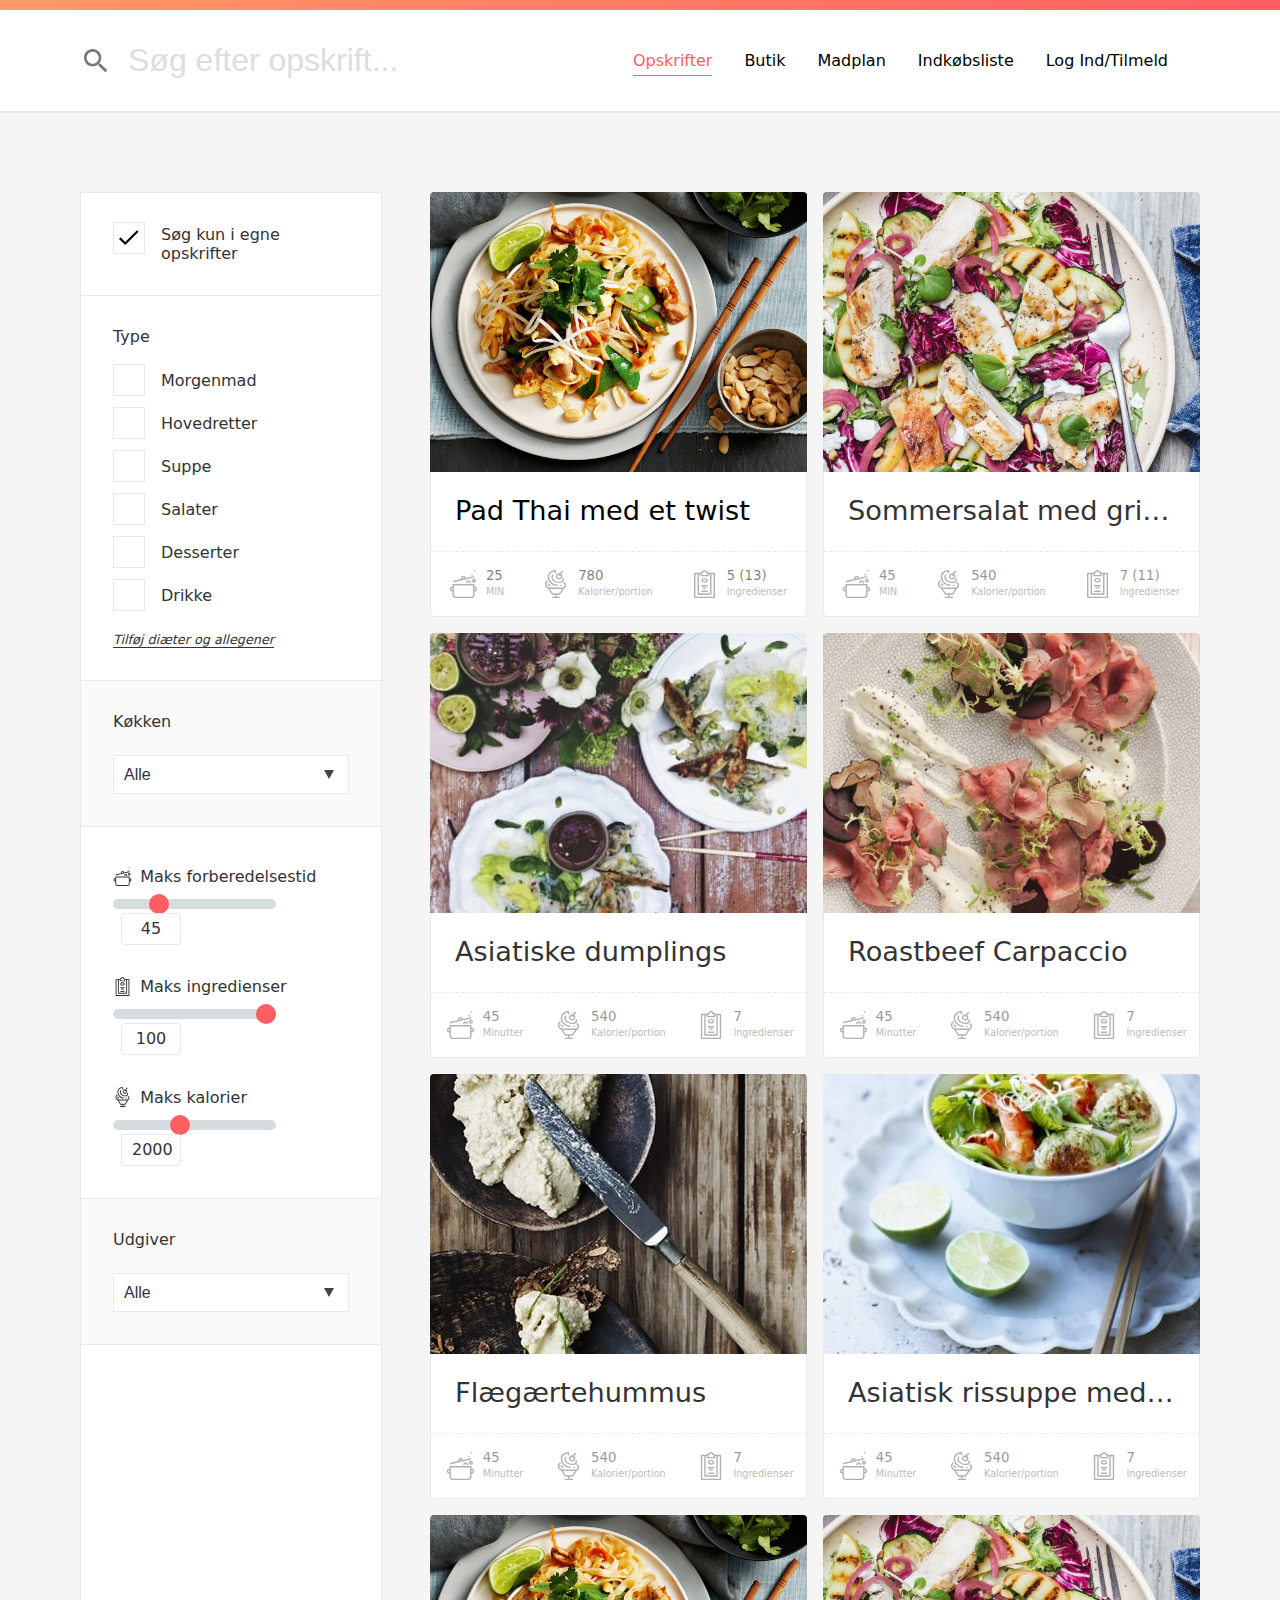
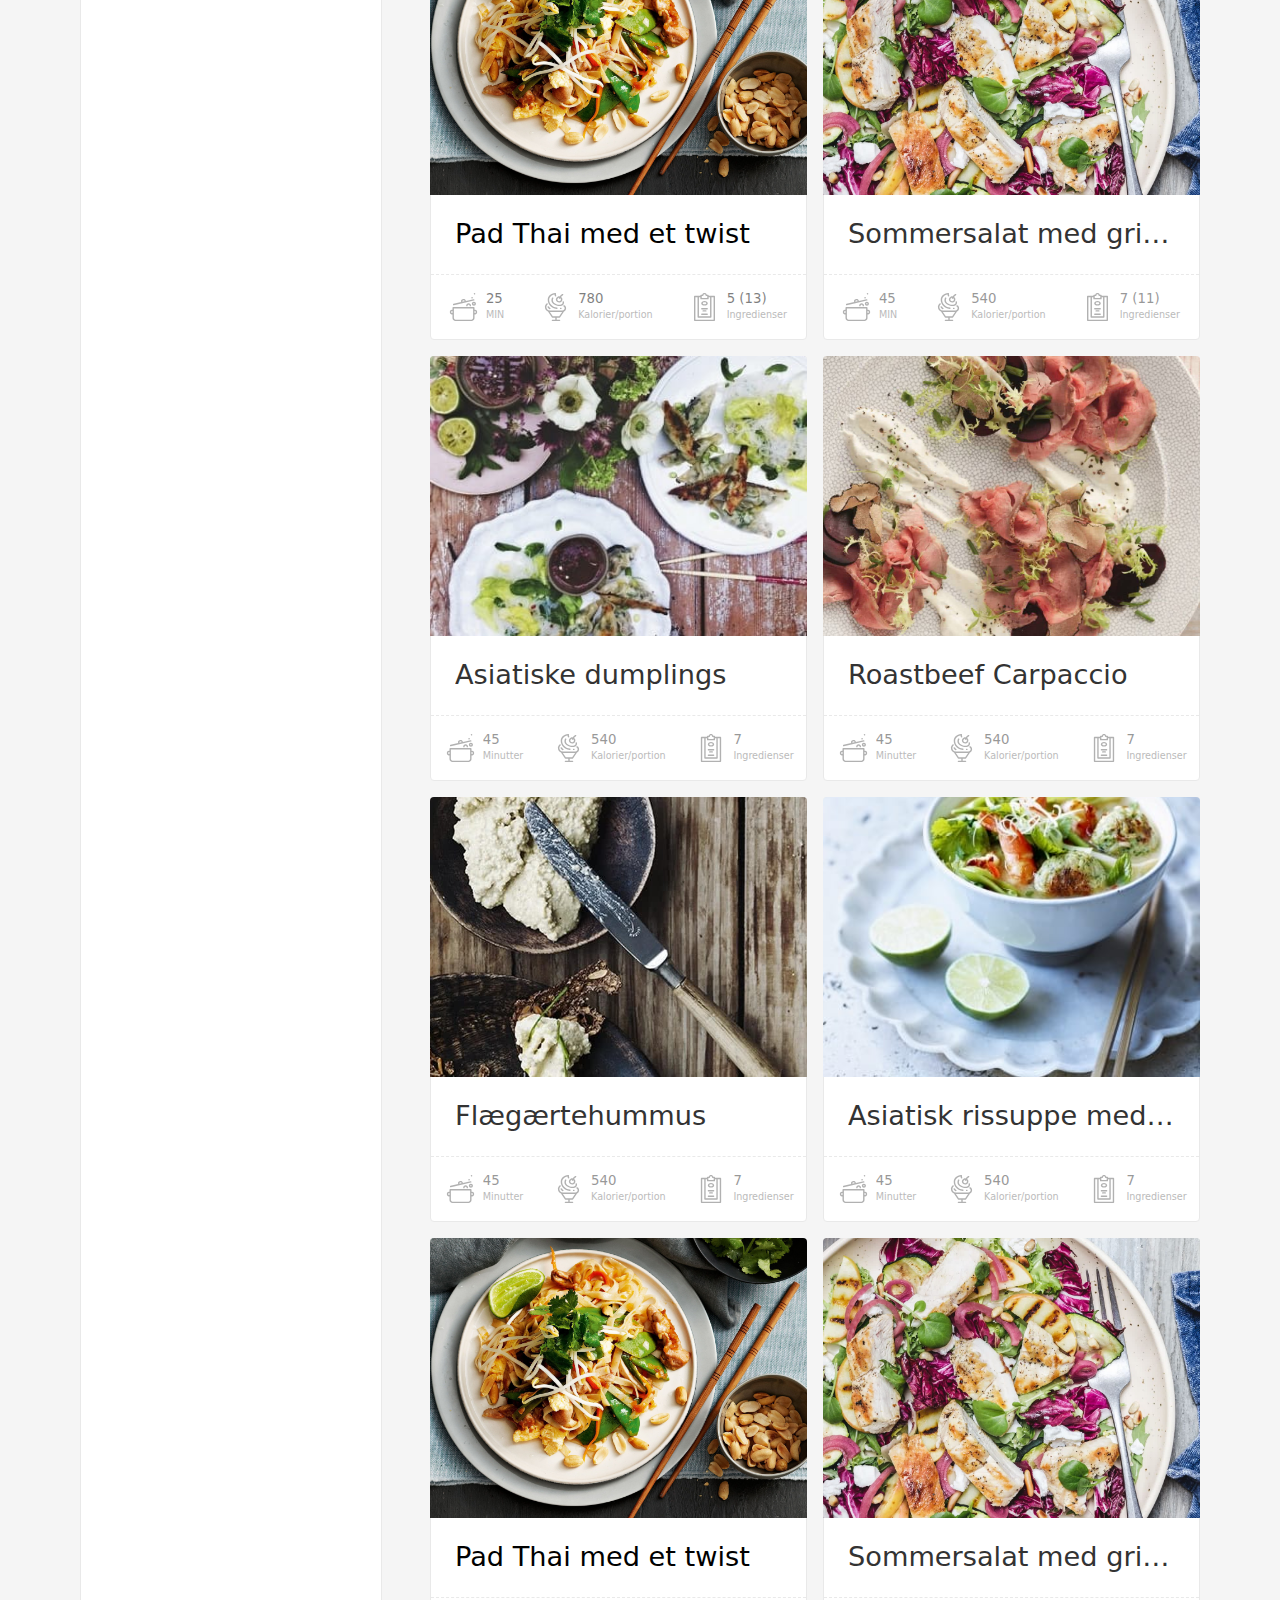
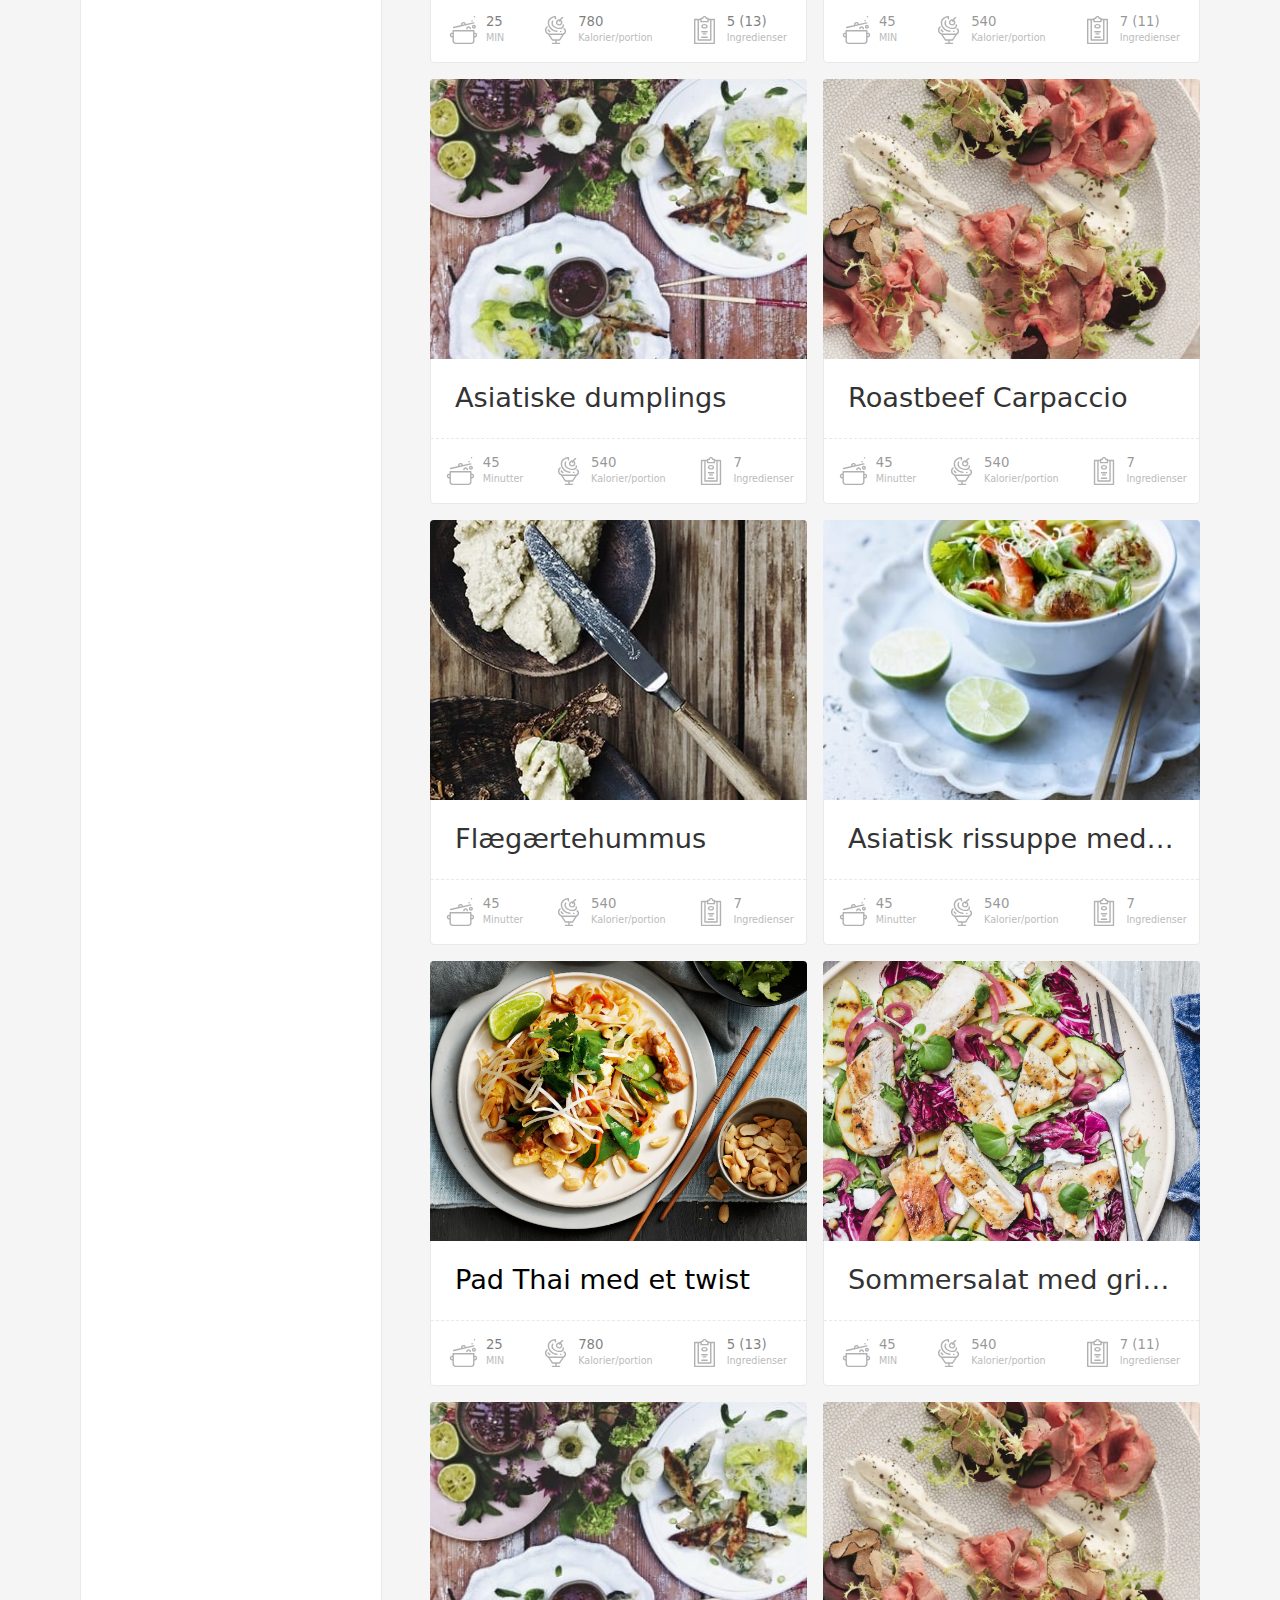
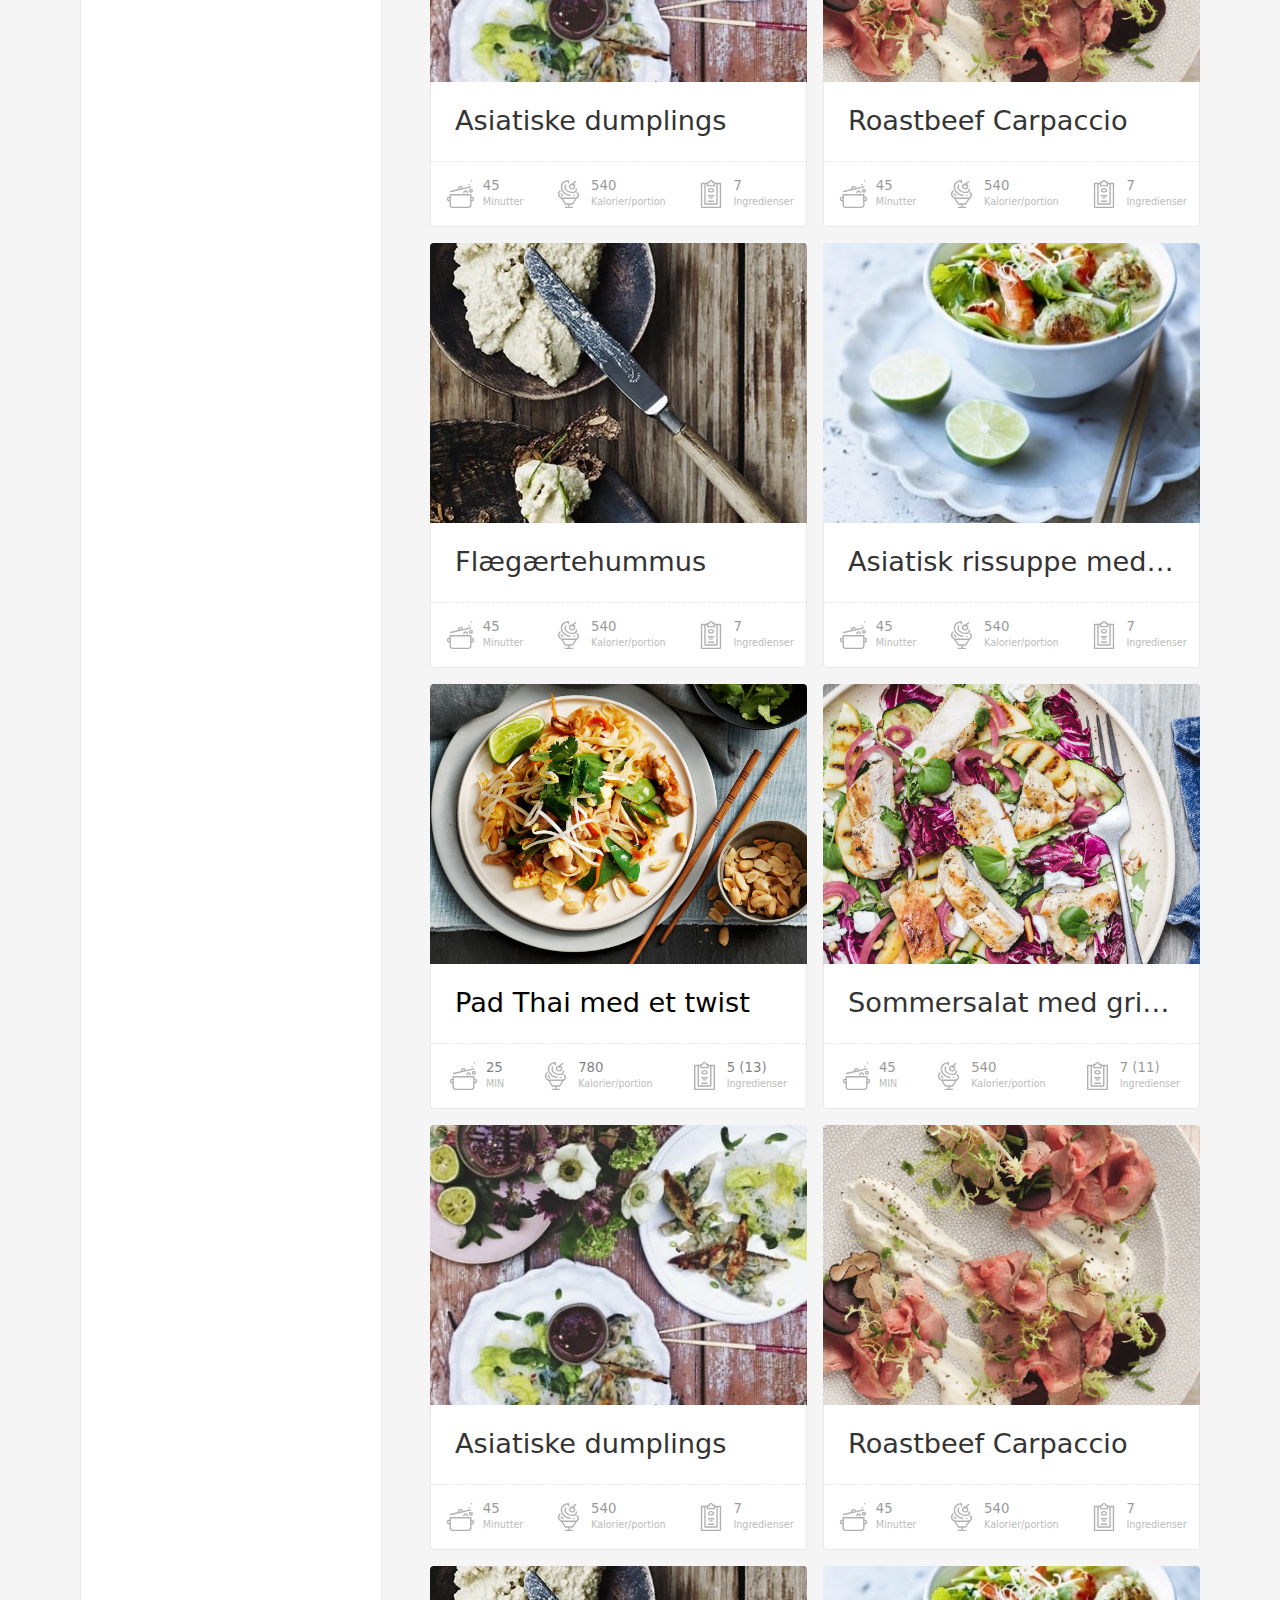
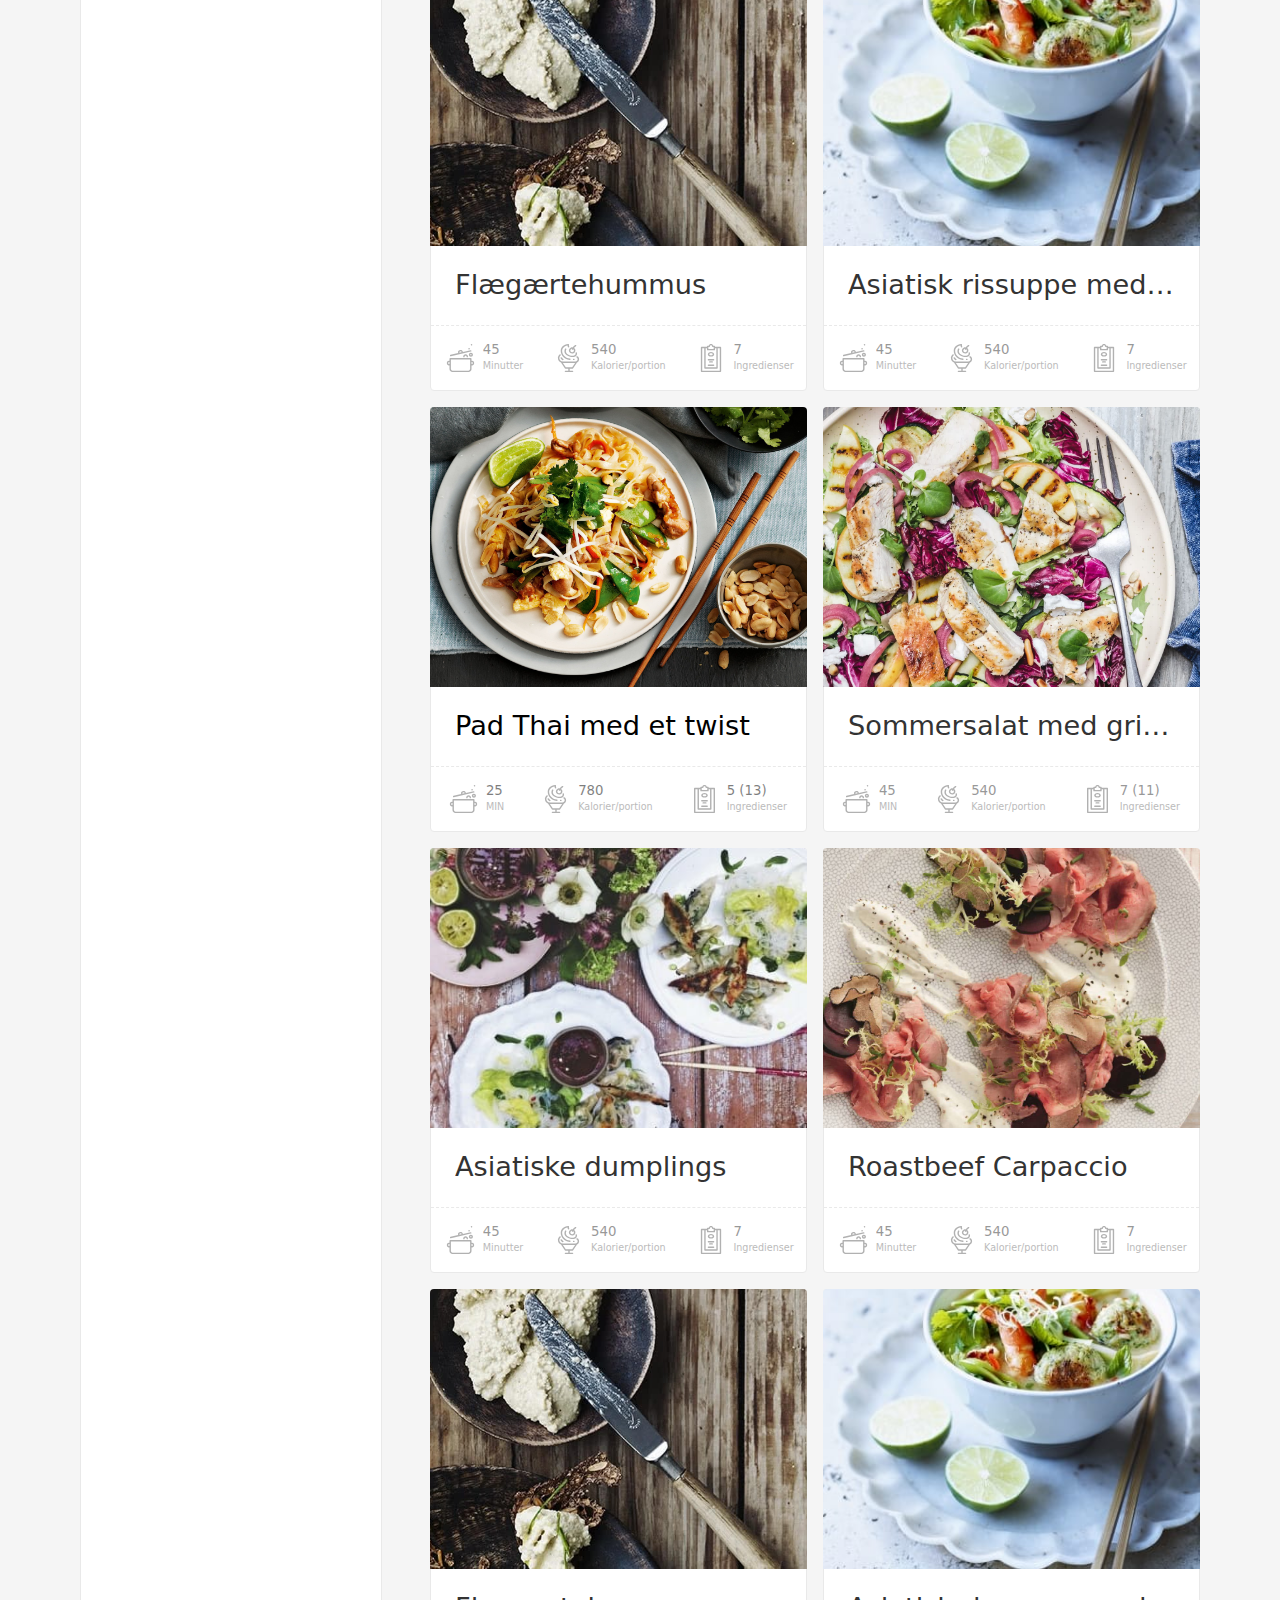
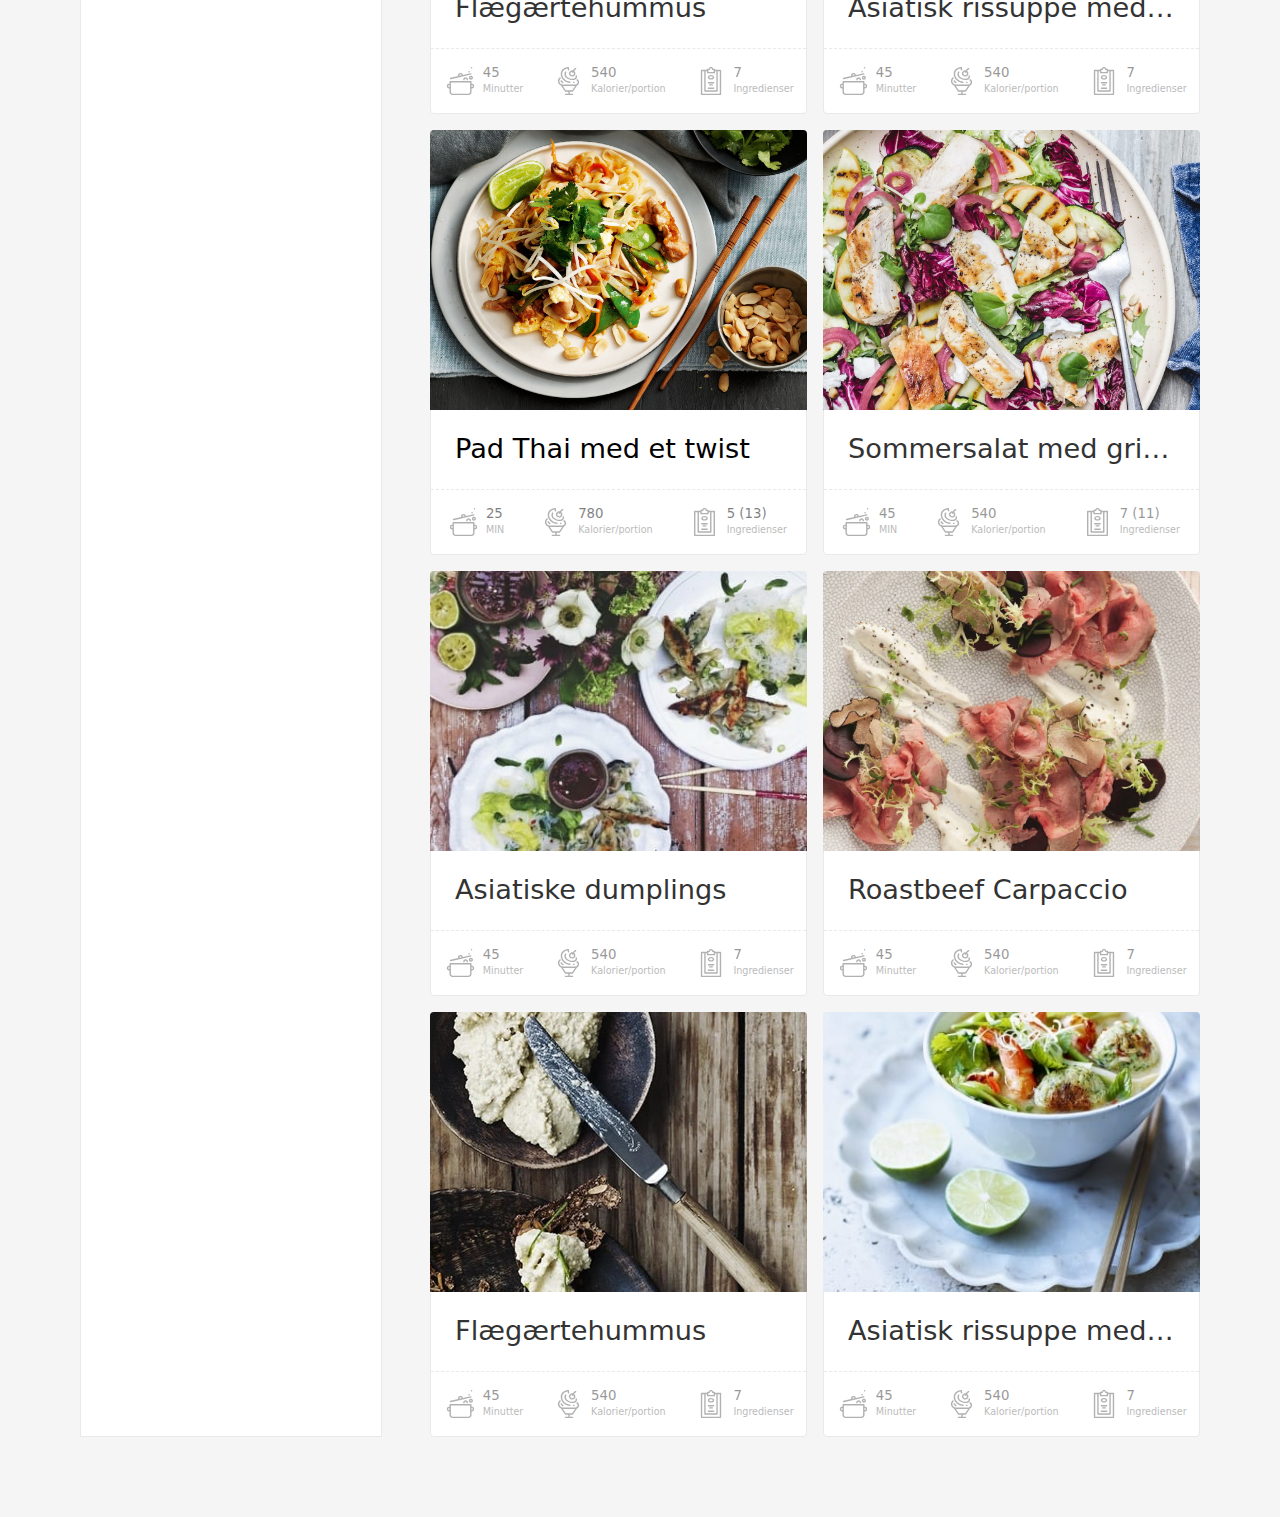
<file: index.html>
<!doctype html>

<html lang="en">
<head>
  <meta charset="utf-8">
  <title>Foodist</title>
  <meta name="description" content="">
  <link rel="stylesheet" type="text/css" href="css/style.css">

</head>

<body>

  <nav id="d">
  
    <figure id="colorbar"></figure>
  
    <div class="inner">
  
  
            <form>
              <img src="img/icons/search.svg" alt="Searchicon">
              <input id="mainsearch" type="search" placeholder="Søg efter opskrift..." autofocus="true"></input>
            </form>
  
  
            <ul>
              <a href="index.html"><li class="active">Opskrifter</li></a>
              <a href="store.html"><li>Butik</li></a>
              <a href="planner.html"><li>Madplan</li></a>
              <a href="shoppinglist.html"><li>Indkøbsliste</li></a>
              <a href="login.html"><li>Log Ind/Tilmeld</li></a>
            </ul>
  
    </div>
  
  
  </nav>
  


<!-- Start of preload - We should concider to preload the first 1-3 results in the search for instant load. Maybe the big images-only. Wouldnt cost us a thing if its cached in a free version of Cloudflare and it will give a impression of a really well done site -->
<link rel="preload" href="recipe.html">
<!-- End of preload -->

<div class="content">



  <main id="filter">

    <aside>

      <div id="owncatalogue">
        <form>
          <input class="checkbox" type="checkbox" id="ert" checked>
          <label class="checkbox-label" for="ert">Søg kun i egne opskrifter</label>
        </form>
      </div>

      <ul>

        <li>

            <!-- TYPE / CATEGORY SECTION -->
            <h4>Type</h4>

            <form>
              <input class="checkbox" type="checkbox" id="chedckbox">
              <label class="checkbox-label" for="chedckbox">Morgenmad</label>
            </form>


            <form>
              <input class="checkbox" type="checkbox" id="checkbgox">
              <label class="checkbox-label" for="checkbgox">Hovedretter</label>
            </form>

            <form>
              <input class="checkbox" type="checkbox" id="sdgdg">
              <label class="checkbox-label" for="sdgdg">Suppe</label>
            </form>

            <form>
              <input class="checkbox" type="checkbox" id="checbkbox">
              <label class="checkbox-label" for="checbkbox">Salater</label>
            </form>

            <form>
              <input class="checkbox" type="checkbox" id="checskbox">
              <label class="checkbox-label" for="checskbox">Desserter</label>
            </form>

            <form>
              <input class="checkbox" type="checkbox" id="chewtcskbox">
              <label class="checkbox-label" for="chewtcskbox">Drikke</label>
            </form>


            <a class="addfilters">Tilføj diæter og allegener</a>


          </li>







          <li>
            <!-- Kitchen type -->

            <h4>Køkken</h4>

            <!-- <label class="label" for="select">Choose kitchen</label> -->
            	<div class="select-wrap">
            		<select class="select" id="select">
            			<option value="option">Alle</option>
            			<option value="option2">Vietnamesisk</option>
            			<option value="option3">Dansk</option>
            		</select>
            	</div>
          </li>



          <li>
              <ul>
                <li>
                  <label class="rangelabel"><img src="img/icons/cooking.svg" alt="Forberedelsestid">Maks forberedelsestid</label>
                  <div class="range-slider">
                    <input class="range-slider__range" type="range" value="45" min="0" max="180">
                    <span class="range-slider__value">0</span>
                  </div>
              </li>
              <li>
                <label class="rangelabel"><img src="img/icons/padnote.svg" alt="Manglende ingredienser">Maks ingredienser</label>
                <div class="range-slider">
                  <input class="range-slider__range" type="range" value="100" min="0" max="50">
                  <span class="range-slider__value">0</span>
              </div>
            </li>
            <li>
              <label class="rangelabel"><img src="img/icons/ice-cream.svg" alt="Kalorier">Maks kalorier</label>
              <div class="range-slider">
                <input class="range-slider__range" type="range" value="2000" min="0" max="5000">
                <span class="range-slider__value">0</span>
              </div>
              </li>
            </ul>


          </li>





          <li>
            <!-- Chefs / Publisher type -->

            <h4>Udgiver</h4>

            <!-- <label class="label" for="select">Choose kitchen</label> -->
            	<div class="select-wrap">
            		<select class="select" id="select">
            			<option value="option">Alle</option>
            			<option value="option2">Jamie Oliver</option>
            			<option value="option3">The Food Club</option>
            		</select>
            	</div>
          </li>

      </ul>


    </aside>

    <main>




      <ul class="grid cards">
      
      
      
      
      
      
      
      
      
        <li>
          <a href="recipe.html">
            <img src="img/dummy/cards/chicken-pad-thai-94082-1.jpg">
            <div class="avatar">
              <img class="aimg" src="img/dummy/avatars/nadia.jpg">
            </div>
            <figcaption>
              <h3>Pad Thai med et twist</h3>
            </figcaption>
            <ul>
                <li>
                  <img src="img/icons/cooking.svg" alt="Forberedelsestid">
                  <span>
                    <h5>25</h5>
                    <h6>MIN</h6>
                  </span>
                </li>
                <li>
                  <img src="img/icons/ice-cream.svg" alt="Kalorier">
                  <span>
                    <h5>780</h5>
                    <h6>Kalorier/portion</h6>
                  </span>
                </li>
                <li>
                  <img src="img/icons/padnote.svg" alt="Manglende ingredienser">
                    <span>
                      <h5>5 (13)</h5>
                      <h6>Ingredienser</h6>
                    </span>
                </li>
            </ul>
          </a>
        </li>
      
      
      
        <li>
            <img src="img/dummy/cards/KOSAN-574_.jpg">
            <div class="avatar">
              <img class="aimg" src="img/dummy/avatars/thefoodclub.jpg">
            </div>
            <figcaption>
              <h3>Sommersalat med grillede æbler & syltede rødløg</h3>
            </figcaption>
            <ul>
                <li>
                  <img src="img/icons/cooking.svg" alt="Forberedelsestid">
                  <span>
                    <h5>45</h5>
                    <h6>MIN</h6>
                  </span>
                </li>
                <li>
                  <img src="img/icons/ice-cream.svg" alt="Kalorier">
                  <span>
                    <h5>540</h5>
                    <h6>Kalorier/portion</h6>
                  </span>
                </li>
                <li>
                  <img src="img/icons/padnote.svg" alt="Manglende ingredienser">
                    <span>
                      <h5>7 (11)</h5>
                      <h6>Ingredienser</h6>
                    </span>
                </li>
            </ul>
        </li>
        <li>
          <img src="img/dummy/cards/46263974.jpg">
          <div class="avatar">
            <img class="aimg" src="img/dummy/avatars/jamieoliver.jpg">
          </div>
          <figcaption>
            <h3>Asiatiske dumplings</h3>
          </figcaption>
          <ul>
              <li>
                <img src="img/icons/cooking.svg" alt="Forberedelsestid">
                <span>
                  <h5>45</h5>
                  <h6>Minutter</h6>
                </span>
              </li>
              <li>
                <img src="img/icons/ice-cream.svg" alt="Kalorier">
                <span>
                  <h5>540</h5>
                  <h6>Kalorier/portion</h6>
                </span>
              </li>
              <li>
                <img src="img/icons/padnote.svg" alt="Manglende ingredienser">
                  <span>
                    <h5>7</h5>
                    <h6>Ingredienser</h6>
                  </span>
              </li>
          </ul>
        </li>
        <li>
          <img src="img/dummy/cards/CroppedFocusedImage192072047-53-Roast-Beef-Carpaccio.jpg">
          <div class="avatar">
            <img class="aimg" src="img/dummy/avatars/gordonramsey.jpg">
          </div>
          <figcaption>
            <h3>Roastbeef Carpaccio</h3>
          </figcaption>
          <ul>
              <li>
                <img src="img/icons/cooking.svg" alt="Forberedelsestid">
                <span>
                  <h5>45</h5>
                  <h6>Minutter</h6>
                </span>
              </li>
              <li>
                <img src="img/icons/ice-cream.svg" alt="Kalorier">
                <span>
                  <h5>540</h5>
                  <h6>Kalorier/portion</h6>
                </span>
              </li>
              <li>
                <img src="img/icons/padnote.svg" alt="Manglende ingredienser">
                  <span>
                    <h5>7</h5>
                    <h6>Ingredienser</h6>
                  </span>
              </li>
          </ul>
        </li>
        <li>
          <img src="img/dummy/cards/Hummus.jpg">
          <div class="avatar">
            <img class="aimg" src="img/dummy/avatars/clausmeyer.jpg">
          </div>
          <figcaption>
            <h3>Flægærtehummus</h3>
          </figcaption>
          <ul>
              <li>
                <img src="img/icons/cooking.svg" alt="Forberedelsestid">
                <span>
                  <h5>45</h5>
                  <h6>Minutter</h6>
                </span>
              </li>
              <li>
                <img src="img/icons/ice-cream.svg" alt="Kalorier">
                <span>
                  <h5>540</h5>
                  <h6>Kalorier/portion</h6>
                </span>
              </li>
              <li>
                <img src="img/icons/padnote.svg" alt="Manglende ingredienser">
                  <span>
                    <h5>7</h5>
                    <h6>Ingredienser</h6>
                  </span>
              </li>
          </ul>
        </li>
        <li>
          <img src="img/dummy/cards/46261003.jpg">
          <div class="avatar">
            <img class="aimg" src="img/dummy/avatars/jamieoliver.jpg">
          </div>
          <figcaption>
            <h3>Asiatisk rissuppe med rejer</h3>
          </figcaption>
          <ul>
              <li>
                <img src="img/icons/cooking.svg" alt="Forberedelsestid">
                <span>
                  <h5>45</h5>
                  <h6>Minutter</h6>
                </span>
              </li>
              <li>
                <img src="img/icons/ice-cream.svg" alt="Kalorier">
                <span>
                  <h5>540</h5>
                  <h6>Kalorier/portion</h6>
                </span>
              </li>
              <li>
                <img src="img/icons/padnote.svg" alt="Manglende ingredienser">
                  <span>
                    <h5>7</h5>
                    <h6>Ingredienser</h6>
                  </span>
              </li>
          </ul>
        </li>
      
      
      
      
      
      
      
        <!-- COPY COPY -->
        <li>
          <a href="recipe.html">
            <img src="img/dummy/cards/chicken-pad-thai-94082-1.jpg">
            <div class="avatar">
              <img class="aimg" src="img/dummy/avatars/nadia.jpg">
            </div>
            <figcaption>
              <h3>Pad Thai med et twist</h3>
            </figcaption>
            <ul>
                <li>
                  <img src="img/icons/cooking.svg" alt="Forberedelsestid">
                  <span>
                    <h5>25</h5>
                    <h6>MIN</h6>
                  </span>
                </li>
                <li>
                  <img src="img/icons/ice-cream.svg" alt="Kalorier">
                  <span>
                    <h5>780</h5>
                    <h6>Kalorier/portion</h6>
                  </span>
                </li>
                <li>
                  <img src="img/icons/padnote.svg" alt="Manglende ingredienser">
                    <span>
                      <h5>5 (13)</h5>
                      <h6>Ingredienser</h6>
                    </span>
                </li>
            </ul>
          </a>
        </li>
      
      
      
        <li>
            <img src="img/dummy/cards/KOSAN-574_.jpg">
            <div class="avatar">
              <img class="aimg" src="img/dummy/avatars/thefoodclub.jpg">
            </div>
            <figcaption>
              <h3>Sommersalat med grillede æbler & syltede rødløg</h3>
            </figcaption>
            <ul>
                <li>
                  <img src="img/icons/cooking.svg" alt="Forberedelsestid">
                  <span>
                    <h5>45</h5>
                    <h6>MIN</h6>
                  </span>
                </li>
                <li>
                  <img src="img/icons/ice-cream.svg" alt="Kalorier">
                  <span>
                    <h5>540</h5>
                    <h6>Kalorier/portion</h6>
                  </span>
                </li>
                <li>
                  <img src="img/icons/padnote.svg" alt="Manglende ingredienser">
                    <span>
                      <h5>7 (11)</h5>
                      <h6>Ingredienser</h6>
                    </span>
                </li>
            </ul>
        </li>
        <li>
          <img src="img/dummy/cards/46263974.jpg">
          <div class="avatar">
            <img class="aimg" src="img/dummy/avatars/jamieoliver.jpg">
          </div>
          <figcaption>
            <h3>Asiatiske dumplings</h3>
          </figcaption>
          <ul>
              <li>
                <img src="img/icons/cooking.svg" alt="Forberedelsestid">
                <span>
                  <h5>45</h5>
                  <h6>Minutter</h6>
                </span>
              </li>
              <li>
                <img src="img/icons/ice-cream.svg" alt="Kalorier">
                <span>
                  <h5>540</h5>
                  <h6>Kalorier/portion</h6>
                </span>
              </li>
              <li>
                <img src="img/icons/padnote.svg" alt="Manglende ingredienser">
                  <span>
                    <h5>7</h5>
                    <h6>Ingredienser</h6>
                  </span>
              </li>
          </ul>
        </li>
        <li>
          <img src="img/dummy/cards/CroppedFocusedImage192072047-53-Roast-Beef-Carpaccio.jpg">
          <div class="avatar">
            <img class="aimg" src="img/dummy/avatars/gordonramsey.jpg">
          </div>
          <figcaption>
            <h3>Roastbeef Carpaccio</h3>
          </figcaption>
          <ul>
              <li>
                <img src="img/icons/cooking.svg" alt="Forberedelsestid">
                <span>
                  <h5>45</h5>
                  <h6>Minutter</h6>
                </span>
              </li>
              <li>
                <img src="img/icons/ice-cream.svg" alt="Kalorier">
                <span>
                  <h5>540</h5>
                  <h6>Kalorier/portion</h6>
                </span>
              </li>
              <li>
                <img src="img/icons/padnote.svg" alt="Manglende ingredienser">
                  <span>
                    <h5>7</h5>
                    <h6>Ingredienser</h6>
                  </span>
              </li>
          </ul>
        </li>
        <li>
          <img src="img/dummy/cards/Hummus.jpg">
          <div class="avatar">
            <img class="aimg" src="img/dummy/avatars/clausmeyer.jpg">
          </div>
          <figcaption>
            <h3>Flægærtehummus</h3>
          </figcaption>
          <ul>
              <li>
                <img src="img/icons/cooking.svg" alt="Forberedelsestid">
                <span>
                  <h5>45</h5>
                  <h6>Minutter</h6>
                </span>
              </li>
              <li>
                <img src="img/icons/ice-cream.svg" alt="Kalorier">
                <span>
                  <h5>540</h5>
                  <h6>Kalorier/portion</h6>
                </span>
              </li>
              <li>
                <img src="img/icons/padnote.svg" alt="Manglende ingredienser">
                  <span>
                    <h5>7</h5>
                    <h6>Ingredienser</h6>
                  </span>
              </li>
          </ul>
        </li>
        <li>
          <img src="img/dummy/cards/46261003.jpg">
          <div class="avatar">
            <img class="aimg" src="img/dummy/avatars/jamieoliver.jpg">
          </div>
          <figcaption>
            <h3>Asiatisk rissuppe med rejer</h3>
          </figcaption>
          <ul>
              <li>
                <img src="img/icons/cooking.svg" alt="Forberedelsestid">
                <span>
                  <h5>45</h5>
                  <h6>Minutter</h6>
                </span>
              </li>
              <li>
                <img src="img/icons/ice-cream.svg" alt="Kalorier">
                <span>
                  <h5>540</h5>
                  <h6>Kalorier/portion</h6>
                </span>
              </li>
              <li>
                <img src="img/icons/padnote.svg" alt="Manglende ingredienser">
                  <span>
                    <h5>7</h5>
                    <h6>Ingredienser</h6>
                  </span>
              </li>
          </ul>
        </li><li>
          <a href="recipe.html">
            <img src="img/dummy/cards/chicken-pad-thai-94082-1.jpg">
            <div class="avatar">
              <img class="aimg" src="img/dummy/avatars/nadia.jpg">
            </div>
            <figcaption>
              <h3>Pad Thai med et twist</h3>
            </figcaption>
            <ul>
                <li>
                  <img src="img/icons/cooking.svg" alt="Forberedelsestid">
                  <span>
                    <h5>25</h5>
                    <h6>MIN</h6>
                  </span>
                </li>
                <li>
                  <img src="img/icons/ice-cream.svg" alt="Kalorier">
                  <span>
                    <h5>780</h5>
                    <h6>Kalorier/portion</h6>
                  </span>
                </li>
                <li>
                  <img src="img/icons/padnote.svg" alt="Manglende ingredienser">
                    <span>
                      <h5>5 (13)</h5>
                      <h6>Ingredienser</h6>
                    </span>
                </li>
            </ul>
          </a>
        </li>
      
      
      
        <li>
            <img src="img/dummy/cards/KOSAN-574_.jpg">
            <div class="avatar">
              <img class="aimg" src="img/dummy/avatars/thefoodclub.jpg">
            </div>
            <figcaption>
              <h3>Sommersalat med grillede æbler & syltede rødløg</h3>
            </figcaption>
            <ul>
                <li>
                  <img src="img/icons/cooking.svg" alt="Forberedelsestid">
                  <span>
                    <h5>45</h5>
                    <h6>MIN</h6>
                  </span>
                </li>
                <li>
                  <img src="img/icons/ice-cream.svg" alt="Kalorier">
                  <span>
                    <h5>540</h5>
                    <h6>Kalorier/portion</h6>
                  </span>
                </li>
                <li>
                  <img src="img/icons/padnote.svg" alt="Manglende ingredienser">
                    <span>
                      <h5>7 (11)</h5>
                      <h6>Ingredienser</h6>
                    </span>
                </li>
            </ul>
        </li>
        <li>
          <img src="img/dummy/cards/46263974.jpg">
          <div class="avatar">
            <img class="aimg" src="img/dummy/avatars/jamieoliver.jpg">
          </div>
          <figcaption>
            <h3>Asiatiske dumplings</h3>
          </figcaption>
          <ul>
              <li>
                <img src="img/icons/cooking.svg" alt="Forberedelsestid">
                <span>
                  <h5>45</h5>
                  <h6>Minutter</h6>
                </span>
              </li>
              <li>
                <img src="img/icons/ice-cream.svg" alt="Kalorier">
                <span>
                  <h5>540</h5>
                  <h6>Kalorier/portion</h6>
                </span>
              </li>
              <li>
                <img src="img/icons/padnote.svg" alt="Manglende ingredienser">
                  <span>
                    <h5>7</h5>
                    <h6>Ingredienser</h6>
                  </span>
              </li>
          </ul>
        </li>
        <li>
          <img src="img/dummy/cards/CroppedFocusedImage192072047-53-Roast-Beef-Carpaccio.jpg">
          <div class="avatar">
            <img class="aimg" src="img/dummy/avatars/gordonramsey.jpg">
          </div>
          <figcaption>
            <h3>Roastbeef Carpaccio</h3>
          </figcaption>
          <ul>
              <li>
                <img src="img/icons/cooking.svg" alt="Forberedelsestid">
                <span>
                  <h5>45</h5>
                  <h6>Minutter</h6>
                </span>
              </li>
              <li>
                <img src="img/icons/ice-cream.svg" alt="Kalorier">
                <span>
                  <h5>540</h5>
                  <h6>Kalorier/portion</h6>
                </span>
              </li>
              <li>
                <img src="img/icons/padnote.svg" alt="Manglende ingredienser">
                  <span>
                    <h5>7</h5>
                    <h6>Ingredienser</h6>
                  </span>
              </li>
          </ul>
        </li>
        <li>
          <img src="img/dummy/cards/Hummus.jpg">
          <div class="avatar">
            <img class="aimg" src="img/dummy/avatars/clausmeyer.jpg">
          </div>
          <figcaption>
            <h3>Flægærtehummus</h3>
          </figcaption>
          <ul>
              <li>
                <img src="img/icons/cooking.svg" alt="Forberedelsestid">
                <span>
                  <h5>45</h5>
                  <h6>Minutter</h6>
                </span>
              </li>
              <li>
                <img src="img/icons/ice-cream.svg" alt="Kalorier">
                <span>
                  <h5>540</h5>
                  <h6>Kalorier/portion</h6>
                </span>
              </li>
              <li>
                <img src="img/icons/padnote.svg" alt="Manglende ingredienser">
                  <span>
                    <h5>7</h5>
                    <h6>Ingredienser</h6>
                  </span>
              </li>
          </ul>
        </li>
        <li>
          <img src="img/dummy/cards/46261003.jpg">
          <div class="avatar">
            <img class="aimg" src="img/dummy/avatars/jamieoliver.jpg">
          </div>
          <figcaption>
            <h3>Asiatisk rissuppe med rejer</h3>
          </figcaption>
          <ul>
              <li>
                <img src="img/icons/cooking.svg" alt="Forberedelsestid">
                <span>
                  <h5>45</h5>
                  <h6>Minutter</h6>
                </span>
              </li>
              <li>
                <img src="img/icons/ice-cream.svg" alt="Kalorier">
                <span>
                  <h5>540</h5>
                  <h6>Kalorier/portion</h6>
                </span>
              </li>
              <li>
                <img src="img/icons/padnote.svg" alt="Manglende ingredienser">
                  <span>
                    <h5>7</h5>
                    <h6>Ingredienser</h6>
                  </span>
              </li>
          </ul>
        </li><li>
          <a href="recipe.html">
            <img src="img/dummy/cards/chicken-pad-thai-94082-1.jpg">
            <div class="avatar">
              <img class="aimg" src="img/dummy/avatars/nadia.jpg">
            </div>
            <figcaption>
              <h3>Pad Thai med et twist</h3>
            </figcaption>
            <ul>
                <li>
                  <img src="img/icons/cooking.svg" alt="Forberedelsestid">
                  <span>
                    <h5>25</h5>
                    <h6>MIN</h6>
                  </span>
                </li>
                <li>
                  <img src="img/icons/ice-cream.svg" alt="Kalorier">
                  <span>
                    <h5>780</h5>
                    <h6>Kalorier/portion</h6>
                  </span>
                </li>
                <li>
                  <img src="img/icons/padnote.svg" alt="Manglende ingredienser">
                    <span>
                      <h5>5 (13)</h5>
                      <h6>Ingredienser</h6>
                    </span>
                </li>
            </ul>
          </a>
        </li>
      
      
      
        <li>
            <img src="img/dummy/cards/KOSAN-574_.jpg">
            <div class="avatar">
              <img class="aimg" src="img/dummy/avatars/thefoodclub.jpg">
            </div>
            <figcaption>
              <h3>Sommersalat med grillede æbler & syltede rødløg</h3>
            </figcaption>
            <ul>
                <li>
                  <img src="img/icons/cooking.svg" alt="Forberedelsestid">
                  <span>
                    <h5>45</h5>
                    <h6>MIN</h6>
                  </span>
                </li>
                <li>
                  <img src="img/icons/ice-cream.svg" alt="Kalorier">
                  <span>
                    <h5>540</h5>
                    <h6>Kalorier/portion</h6>
                  </span>
                </li>
                <li>
                  <img src="img/icons/padnote.svg" alt="Manglende ingredienser">
                    <span>
                      <h5>7 (11)</h5>
                      <h6>Ingredienser</h6>
                    </span>
                </li>
            </ul>
        </li>
        <li>
          <img src="img/dummy/cards/46263974.jpg">
          <div class="avatar">
            <img class="aimg" src="img/dummy/avatars/jamieoliver.jpg">
          </div>
          <figcaption>
            <h3>Asiatiske dumplings</h3>
          </figcaption>
          <ul>
              <li>
                <img src="img/icons/cooking.svg" alt="Forberedelsestid">
                <span>
                  <h5>45</h5>
                  <h6>Minutter</h6>
                </span>
              </li>
              <li>
                <img src="img/icons/ice-cream.svg" alt="Kalorier">
                <span>
                  <h5>540</h5>
                  <h6>Kalorier/portion</h6>
                </span>
              </li>
              <li>
                <img src="img/icons/padnote.svg" alt="Manglende ingredienser">
                  <span>
                    <h5>7</h5>
                    <h6>Ingredienser</h6>
                  </span>
              </li>
          </ul>
        </li>
        <li>
          <img src="img/dummy/cards/CroppedFocusedImage192072047-53-Roast-Beef-Carpaccio.jpg">
          <div class="avatar">
            <img class="aimg" src="img/dummy/avatars/gordonramsey.jpg">
          </div>
          <figcaption>
            <h3>Roastbeef Carpaccio</h3>
          </figcaption>
          <ul>
              <li>
                <img src="img/icons/cooking.svg" alt="Forberedelsestid">
                <span>
                  <h5>45</h5>
                  <h6>Minutter</h6>
                </span>
              </li>
              <li>
                <img src="img/icons/ice-cream.svg" alt="Kalorier">
                <span>
                  <h5>540</h5>
                  <h6>Kalorier/portion</h6>
                </span>
              </li>
              <li>
                <img src="img/icons/padnote.svg" alt="Manglende ingredienser">
                  <span>
                    <h5>7</h5>
                    <h6>Ingredienser</h6>
                  </span>
              </li>
          </ul>
        </li>
        <li>
          <img src="img/dummy/cards/Hummus.jpg">
          <div class="avatar">
            <img class="aimg" src="img/dummy/avatars/clausmeyer.jpg">
          </div>
          <figcaption>
            <h3>Flægærtehummus</h3>
          </figcaption>
          <ul>
              <li>
                <img src="img/icons/cooking.svg" alt="Forberedelsestid">
                <span>
                  <h5>45</h5>
                  <h6>Minutter</h6>
                </span>
              </li>
              <li>
                <img src="img/icons/ice-cream.svg" alt="Kalorier">
                <span>
                  <h5>540</h5>
                  <h6>Kalorier/portion</h6>
                </span>
              </li>
              <li>
                <img src="img/icons/padnote.svg" alt="Manglende ingredienser">
                  <span>
                    <h5>7</h5>
                    <h6>Ingredienser</h6>
                  </span>
              </li>
          </ul>
        </li>
        <li>
          <img src="img/dummy/cards/46261003.jpg">
          <div class="avatar">
            <img class="aimg" src="img/dummy/avatars/jamieoliver.jpg">
          </div>
          <figcaption>
            <h3>Asiatisk rissuppe med rejer</h3>
          </figcaption>
          <ul>
              <li>
                <img src="img/icons/cooking.svg" alt="Forberedelsestid">
                <span>
                  <h5>45</h5>
                  <h6>Minutter</h6>
                </span>
              </li>
              <li>
                <img src="img/icons/ice-cream.svg" alt="Kalorier">
                <span>
                  <h5>540</h5>
                  <h6>Kalorier/portion</h6>
                </span>
              </li>
              <li>
                <img src="img/icons/padnote.svg" alt="Manglende ingredienser">
                  <span>
                    <h5>7</h5>
                    <h6>Ingredienser</h6>
                  </span>
              </li>
          </ul>
        </li><li>
          <a href="recipe.html">
            <img src="img/dummy/cards/chicken-pad-thai-94082-1.jpg">
            <div class="avatar">
              <img class="aimg" src="img/dummy/avatars/nadia.jpg">
            </div>
            <figcaption>
              <h3>Pad Thai med et twist</h3>
            </figcaption>
            <ul>
                <li>
                  <img src="img/icons/cooking.svg" alt="Forberedelsestid">
                  <span>
                    <h5>25</h5>
                    <h6>MIN</h6>
                  </span>
                </li>
                <li>
                  <img src="img/icons/ice-cream.svg" alt="Kalorier">
                  <span>
                    <h5>780</h5>
                    <h6>Kalorier/portion</h6>
                  </span>
                </li>
                <li>
                  <img src="img/icons/padnote.svg" alt="Manglende ingredienser">
                    <span>
                      <h5>5 (13)</h5>
                      <h6>Ingredienser</h6>
                    </span>
                </li>
            </ul>
          </a>
        </li>
      
      
      
        <li>
            <img src="img/dummy/cards/KOSAN-574_.jpg">
            <div class="avatar">
              <img class="aimg" src="img/dummy/avatars/thefoodclub.jpg">
            </div>
            <figcaption>
              <h3>Sommersalat med grillede æbler & syltede rødløg</h3>
            </figcaption>
            <ul>
                <li>
                  <img src="img/icons/cooking.svg" alt="Forberedelsestid">
                  <span>
                    <h5>45</h5>
                    <h6>MIN</h6>
                  </span>
                </li>
                <li>
                  <img src="img/icons/ice-cream.svg" alt="Kalorier">
                  <span>
                    <h5>540</h5>
                    <h6>Kalorier/portion</h6>
                  </span>
                </li>
                <li>
                  <img src="img/icons/padnote.svg" alt="Manglende ingredienser">
                    <span>
                      <h5>7 (11)</h5>
                      <h6>Ingredienser</h6>
                    </span>
                </li>
            </ul>
        </li>
        <li>
          <img src="img/dummy/cards/46263974.jpg">
          <div class="avatar">
            <img class="aimg" src="img/dummy/avatars/jamieoliver.jpg">
          </div>
          <figcaption>
            <h3>Asiatiske dumplings</h3>
          </figcaption>
          <ul>
              <li>
                <img src="img/icons/cooking.svg" alt="Forberedelsestid">
                <span>
                  <h5>45</h5>
                  <h6>Minutter</h6>
                </span>
              </li>
              <li>
                <img src="img/icons/ice-cream.svg" alt="Kalorier">
                <span>
                  <h5>540</h5>
                  <h6>Kalorier/portion</h6>
                </span>
              </li>
              <li>
                <img src="img/icons/padnote.svg" alt="Manglende ingredienser">
                  <span>
                    <h5>7</h5>
                    <h6>Ingredienser</h6>
                  </span>
              </li>
          </ul>
        </li>
        <li>
          <img src="img/dummy/cards/CroppedFocusedImage192072047-53-Roast-Beef-Carpaccio.jpg">
          <div class="avatar">
            <img class="aimg" src="img/dummy/avatars/gordonramsey.jpg">
          </div>
          <figcaption>
            <h3>Roastbeef Carpaccio</h3>
          </figcaption>
          <ul>
              <li>
                <img src="img/icons/cooking.svg" alt="Forberedelsestid">
                <span>
                  <h5>45</h5>
                  <h6>Minutter</h6>
                </span>
              </li>
              <li>
                <img src="img/icons/ice-cream.svg" alt="Kalorier">
                <span>
                  <h5>540</h5>
                  <h6>Kalorier/portion</h6>
                </span>
              </li>
              <li>
                <img src="img/icons/padnote.svg" alt="Manglende ingredienser">
                  <span>
                    <h5>7</h5>
                    <h6>Ingredienser</h6>
                  </span>
              </li>
          </ul>
        </li>
        <li>
          <img src="img/dummy/cards/Hummus.jpg">
          <div class="avatar">
            <img class="aimg" src="img/dummy/avatars/clausmeyer.jpg">
          </div>
          <figcaption>
            <h3>Flægærtehummus</h3>
          </figcaption>
          <ul>
              <li>
                <img src="img/icons/cooking.svg" alt="Forberedelsestid">
                <span>
                  <h5>45</h5>
                  <h6>Minutter</h6>
                </span>
              </li>
              <li>
                <img src="img/icons/ice-cream.svg" alt="Kalorier">
                <span>
                  <h5>540</h5>
                  <h6>Kalorier/portion</h6>
                </span>
              </li>
              <li>
                <img src="img/icons/padnote.svg" alt="Manglende ingredienser">
                  <span>
                    <h5>7</h5>
                    <h6>Ingredienser</h6>
                  </span>
              </li>
          </ul>
        </li>
        <li>
          <img src="img/dummy/cards/46261003.jpg">
          <div class="avatar">
            <img class="aimg" src="img/dummy/avatars/jamieoliver.jpg">
          </div>
          <figcaption>
            <h3>Asiatisk rissuppe med rejer</h3>
          </figcaption>
          <ul>
              <li>
                <img src="img/icons/cooking.svg" alt="Forberedelsestid">
                <span>
                  <h5>45</h5>
                  <h6>Minutter</h6>
                </span>
              </li>
              <li>
                <img src="img/icons/ice-cream.svg" alt="Kalorier">
                <span>
                  <h5>540</h5>
                  <h6>Kalorier/portion</h6>
                </span>
              </li>
              <li>
                <img src="img/icons/padnote.svg" alt="Manglende ingredienser">
                  <span>
                    <h5>7</h5>
                    <h6>Ingredienser</h6>
                  </span>
              </li>
          </ul>
        </li><li>
          <a href="recipe.html">
            <img src="img/dummy/cards/chicken-pad-thai-94082-1.jpg">
            <div class="avatar">
              <img class="aimg" src="img/dummy/avatars/nadia.jpg">
            </div>
            <figcaption>
              <h3>Pad Thai med et twist</h3>
            </figcaption>
            <ul>
                <li>
                  <img src="img/icons/cooking.svg" alt="Forberedelsestid">
                  <span>
                    <h5>25</h5>
                    <h6>MIN</h6>
                  </span>
                </li>
                <li>
                  <img src="img/icons/ice-cream.svg" alt="Kalorier">
                  <span>
                    <h5>780</h5>
                    <h6>Kalorier/portion</h6>
                  </span>
                </li>
                <li>
                  <img src="img/icons/padnote.svg" alt="Manglende ingredienser">
                    <span>
                      <h5>5 (13)</h5>
                      <h6>Ingredienser</h6>
                    </span>
                </li>
            </ul>
          </a>
        </li>
      
      
      
        <li>
            <img src="img/dummy/cards/KOSAN-574_.jpg">
            <div class="avatar">
              <img class="aimg" src="img/dummy/avatars/thefoodclub.jpg">
            </div>
            <figcaption>
              <h3>Sommersalat med grillede æbler & syltede rødløg</h3>
            </figcaption>
            <ul>
                <li>
                  <img src="img/icons/cooking.svg" alt="Forberedelsestid">
                  <span>
                    <h5>45</h5>
                    <h6>MIN</h6>
                  </span>
                </li>
                <li>
                  <img src="img/icons/ice-cream.svg" alt="Kalorier">
                  <span>
                    <h5>540</h5>
                    <h6>Kalorier/portion</h6>
                  </span>
                </li>
                <li>
                  <img src="img/icons/padnote.svg" alt="Manglende ingredienser">
                    <span>
                      <h5>7 (11)</h5>
                      <h6>Ingredienser</h6>
                    </span>
                </li>
            </ul>
        </li>
        <li>
          <img src="img/dummy/cards/46263974.jpg">
          <div class="avatar">
            <img class="aimg" src="img/dummy/avatars/jamieoliver.jpg">
          </div>
          <figcaption>
            <h3>Asiatiske dumplings</h3>
          </figcaption>
          <ul>
              <li>
                <img src="img/icons/cooking.svg" alt="Forberedelsestid">
                <span>
                  <h5>45</h5>
                  <h6>Minutter</h6>
                </span>
              </li>
              <li>
                <img src="img/icons/ice-cream.svg" alt="Kalorier">
                <span>
                  <h5>540</h5>
                  <h6>Kalorier/portion</h6>
                </span>
              </li>
              <li>
                <img src="img/icons/padnote.svg" alt="Manglende ingredienser">
                  <span>
                    <h5>7</h5>
                    <h6>Ingredienser</h6>
                  </span>
              </li>
          </ul>
        </li>
        <li>
          <img src="img/dummy/cards/CroppedFocusedImage192072047-53-Roast-Beef-Carpaccio.jpg">
          <div class="avatar">
            <img class="aimg" src="img/dummy/avatars/gordonramsey.jpg">
          </div>
          <figcaption>
            <h3>Roastbeef Carpaccio</h3>
          </figcaption>
          <ul>
              <li>
                <img src="img/icons/cooking.svg" alt="Forberedelsestid">
                <span>
                  <h5>45</h5>
                  <h6>Minutter</h6>
                </span>
              </li>
              <li>
                <img src="img/icons/ice-cream.svg" alt="Kalorier">
                <span>
                  <h5>540</h5>
                  <h6>Kalorier/portion</h6>
                </span>
              </li>
              <li>
                <img src="img/icons/padnote.svg" alt="Manglende ingredienser">
                  <span>
                    <h5>7</h5>
                    <h6>Ingredienser</h6>
                  </span>
              </li>
          </ul>
        </li>
        <li>
          <img src="img/dummy/cards/Hummus.jpg">
          <div class="avatar">
            <img class="aimg" src="img/dummy/avatars/clausmeyer.jpg">
          </div>
          <figcaption>
            <h3>Flægærtehummus</h3>
          </figcaption>
          <ul>
              <li>
                <img src="img/icons/cooking.svg" alt="Forberedelsestid">
                <span>
                  <h5>45</h5>
                  <h6>Minutter</h6>
                </span>
              </li>
              <li>
                <img src="img/icons/ice-cream.svg" alt="Kalorier">
                <span>
                  <h5>540</h5>
                  <h6>Kalorier/portion</h6>
                </span>
              </li>
              <li>
                <img src="img/icons/padnote.svg" alt="Manglende ingredienser">
                  <span>
                    <h5>7</h5>
                    <h6>Ingredienser</h6>
                  </span>
              </li>
          </ul>
        </li>
        <li>
          <img src="img/dummy/cards/46261003.jpg">
          <div class="avatar">
            <img class="aimg" src="img/dummy/avatars/jamieoliver.jpg">
          </div>
          <figcaption>
            <h3>Asiatisk rissuppe med rejer</h3>
          </figcaption>
          <ul>
              <li>
                <img src="img/icons/cooking.svg" alt="Forberedelsestid">
                <span>
                  <h5>45</h5>
                  <h6>Minutter</h6>
                </span>
              </li>
              <li>
                <img src="img/icons/ice-cream.svg" alt="Kalorier">
                <span>
                  <h5>540</h5>
                  <h6>Kalorier/portion</h6>
                </span>
              </li>
              <li>
                <img src="img/icons/padnote.svg" alt="Manglende ingredienser">
                  <span>
                    <h5>7</h5>
                    <h6>Ingredienser</h6>
                  </span>
              </li>
          </ul>
        </li><li>
          <a href="recipe.html">
            <img src="img/dummy/cards/chicken-pad-thai-94082-1.jpg">
            <div class="avatar">
              <img class="aimg" src="img/dummy/avatars/nadia.jpg">
            </div>
            <figcaption>
              <h3>Pad Thai med et twist</h3>
            </figcaption>
            <ul>
                <li>
                  <img src="img/icons/cooking.svg" alt="Forberedelsestid">
                  <span>
                    <h5>25</h5>
                    <h6>MIN</h6>
                  </span>
                </li>
                <li>
                  <img src="img/icons/ice-cream.svg" alt="Kalorier">
                  <span>
                    <h5>780</h5>
                    <h6>Kalorier/portion</h6>
                  </span>
                </li>
                <li>
                  <img src="img/icons/padnote.svg" alt="Manglende ingredienser">
                    <span>
                      <h5>5 (13)</h5>
                      <h6>Ingredienser</h6>
                    </span>
                </li>
            </ul>
          </a>
        </li>
      
      
      
        <li>
            <img src="img/dummy/cards/KOSAN-574_.jpg">
            <div class="avatar">
              <img class="aimg" src="img/dummy/avatars/thefoodclub.jpg">
            </div>
            <figcaption>
              <h3>Sommersalat med grillede æbler & syltede rødløg</h3>
            </figcaption>
            <ul>
                <li>
                  <img src="img/icons/cooking.svg" alt="Forberedelsestid">
                  <span>
                    <h5>45</h5>
                    <h6>MIN</h6>
                  </span>
                </li>
                <li>
                  <img src="img/icons/ice-cream.svg" alt="Kalorier">
                  <span>
                    <h5>540</h5>
                    <h6>Kalorier/portion</h6>
                  </span>
                </li>
                <li>
                  <img src="img/icons/padnote.svg" alt="Manglende ingredienser">
                    <span>
                      <h5>7 (11)</h5>
                      <h6>Ingredienser</h6>
                    </span>
                </li>
            </ul>
        </li>
        <li>
          <img src="img/dummy/cards/46263974.jpg">
          <div class="avatar">
            <img class="aimg" src="img/dummy/avatars/jamieoliver.jpg">
          </div>
          <figcaption>
            <h3>Asiatiske dumplings</h3>
          </figcaption>
          <ul>
              <li>
                <img src="img/icons/cooking.svg" alt="Forberedelsestid">
                <span>
                  <h5>45</h5>
                  <h6>Minutter</h6>
                </span>
              </li>
              <li>
                <img src="img/icons/ice-cream.svg" alt="Kalorier">
                <span>
                  <h5>540</h5>
                  <h6>Kalorier/portion</h6>
                </span>
              </li>
              <li>
                <img src="img/icons/padnote.svg" alt="Manglende ingredienser">
                  <span>
                    <h5>7</h5>
                    <h6>Ingredienser</h6>
                  </span>
              </li>
          </ul>
        </li>
        <li>
          <img src="img/dummy/cards/CroppedFocusedImage192072047-53-Roast-Beef-Carpaccio.jpg">
          <div class="avatar">
            <img class="aimg" src="img/dummy/avatars/gordonramsey.jpg">
          </div>
          <figcaption>
            <h3>Roastbeef Carpaccio</h3>
          </figcaption>
          <ul>
              <li>
                <img src="img/icons/cooking.svg" alt="Forberedelsestid">
                <span>
                  <h5>45</h5>
                  <h6>Minutter</h6>
                </span>
              </li>
              <li>
                <img src="img/icons/ice-cream.svg" alt="Kalorier">
                <span>
                  <h5>540</h5>
                  <h6>Kalorier/portion</h6>
                </span>
              </li>
              <li>
                <img src="img/icons/padnote.svg" alt="Manglende ingredienser">
                  <span>
                    <h5>7</h5>
                    <h6>Ingredienser</h6>
                  </span>
              </li>
          </ul>
        </li>
        <li>
          <img src="img/dummy/cards/Hummus.jpg">
          <div class="avatar">
            <img class="aimg" src="img/dummy/avatars/clausmeyer.jpg">
          </div>
          <figcaption>
            <h3>Flægærtehummus</h3>
          </figcaption>
          <ul>
              <li>
                <img src="img/icons/cooking.svg" alt="Forberedelsestid">
                <span>
                  <h5>45</h5>
                  <h6>Minutter</h6>
                </span>
              </li>
              <li>
                <img src="img/icons/ice-cream.svg" alt="Kalorier">
                <span>
                  <h5>540</h5>
                  <h6>Kalorier/portion</h6>
                </span>
              </li>
              <li>
                <img src="img/icons/padnote.svg" alt="Manglende ingredienser">
                  <span>
                    <h5>7</h5>
                    <h6>Ingredienser</h6>
                  </span>
              </li>
          </ul>
        </li>
        <li>
          <img src="img/dummy/cards/46261003.jpg">
          <div class="avatar">
            <img class="aimg" src="img/dummy/avatars/jamieoliver.jpg">
          </div>
          <figcaption>
            <h3>Asiatisk rissuppe med rejer</h3>
          </figcaption>
          <ul>
              <li>
                <img src="img/icons/cooking.svg" alt="Forberedelsestid">
                <span>
                  <h5>45</h5>
                  <h6>Minutter</h6>
                </span>
              </li>
              <li>
                <img src="img/icons/ice-cream.svg" alt="Kalorier">
                <span>
                  <h5>540</h5>
                  <h6>Kalorier/portion</h6>
                </span>
              </li>
              <li>
                <img src="img/icons/padnote.svg" alt="Manglende ingredienser">
                  <span>
                    <h5>7</h5>
                    <h6>Ingredienser</h6>
                  </span>
              </li>
          </ul>
        </li>
      



    </main>


  </main>






</div >




</body>

<!-- Load only for rangeslider-use. Just remove in your code -->
<script src="//cdnjs.cloudflare.com/ajax/libs/jquery/2.1.3/jquery.min.js"></script>

<script>
var rangeSlider = function(){
  var slider = $('.range-slider'),
      range = $('.range-slider__range'),
      value = $('.range-slider__value');

  slider.each(function(){

    value.each(function(){
      var value = $(this).prev().attr('value');
      $(this).html(value);
    });

    range.on('input', function(){
      $(this).next(value).html(this.value);
    });
  });
};

rangeSlider();
</script>


</html>
</file>
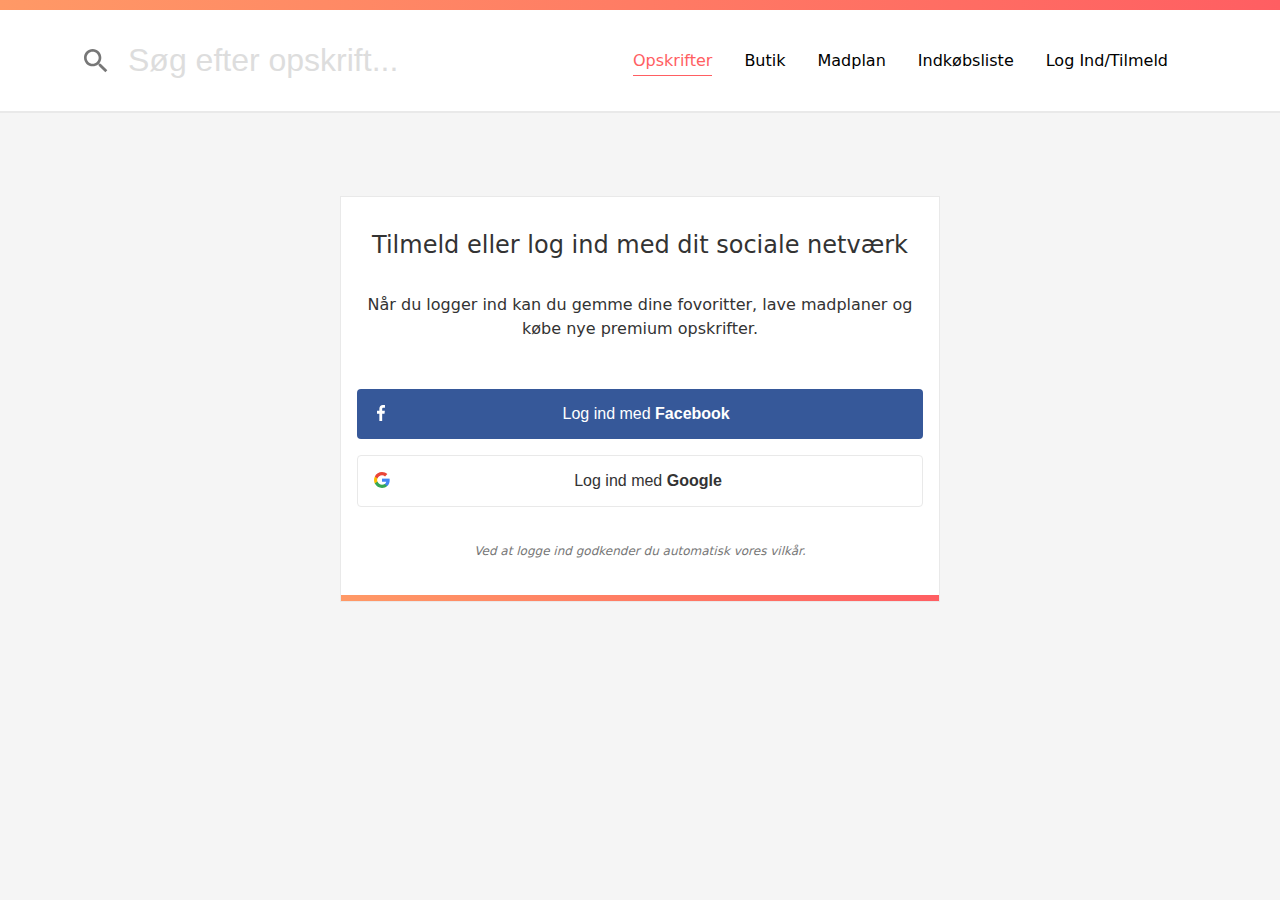
<file: login.html>
<!doctype html>

<html lang="en">
<head>
  <meta charset="utf-8">
  <title>Foodist</title>
  <meta name="description" content="">
  <link rel="stylesheet" type="text/css" href="css/style.css">

</head>

<body>

  <nav id="d">
  
    <figure id="colorbar"></figure>
  
    <div class="inner">
  
  
            <form>
              <img src="img/icons/search.svg" alt="Searchicon">
              <input id="mainsearch" type="search" placeholder="Søg efter opskrift..." autofocus="true"></input>
            </form>
  
  
            <ul>
              <a href="index.html"><li class="active">Opskrifter</li></a>
              <a href="store.html"><li>Butik</li></a>
              <a href="planner.html"><li>Madplan</li></a>
              <a href="shoppinglist.html"><li>Indkøbsliste</li></a>
              <a href="login.html"><li>Log Ind/Tilmeld</li></a>
            </ul>
  
    </div>
  
  
  </nav>
  


<div id="emptypage" class="vhc">

  <div id="small">
    <section>
    <h2>Tilmeld eller log ind med dit sociale netværk</h2>
    <p>Når du logger ind kan du gemme dine fovoritter, lave madplaner og købe nye premium opskrifter.</p>
    <span>
        <button class="btn facebook btnblock"><img src="img/icons/facebook.svg">Log ind med <span>Facebook</span></button>
        <button class="btn google btnblock"><img src="img/icons/google.svg">Log ind med <span>Google</span></button>
        <p>Ved at logge ind godkender du automatisk vores vilkår.</p>
    </span>
    </section>


    <figure></figure>

  </div>

</div>


</body>
</html>
</file>
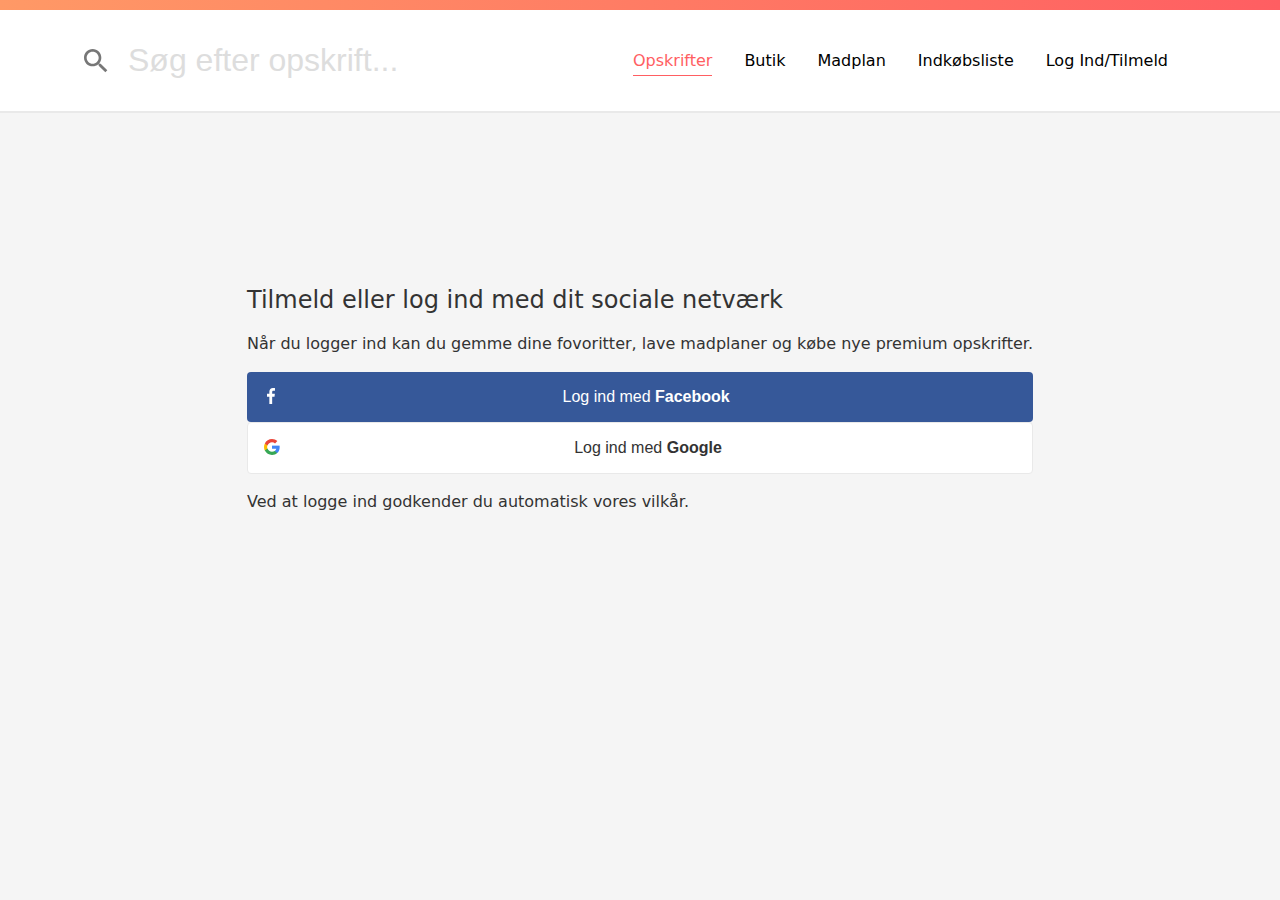
<file: planner.html>
<!doctype html>

<html lang="en">
<head>
  <meta charset="utf-8">
  <title>Foodist</title>
  <meta name="description" content="">
  <link rel="stylesheet" type="text/css" href="css/style.css">

</head>

<body>

  <nav id="d">
  
    <figure id="colorbar"></figure>
  
    <div class="inner">
  
  
            <form>
              <img src="img/icons/search.svg" alt="Searchicon">
              <input id="mainsearch" type="search" placeholder="Søg efter opskrift..." autofocus="true"></input>
            </form>
  
  
            <ul>
              <a href="index.html"><li class="active">Opskrifter</li></a>
              <a href="store.html"><li>Butik</li></a>
              <a href="planner.html"><li>Madplan</li></a>
              <a href="shoppinglist.html"><li>Indkøbsliste</li></a>
              <a href="login.html"><li>Log Ind/Tilmeld</li></a>
            </ul>
  
    </div>
  
  
  </nav>
  


<div id="emptypage" class="vhc">

  <div>
    <section>
    <h2>Tilmeld eller log ind med dit sociale netværk</h2>
    <p>Når du logger ind kan du gemme dine fovoritter, lave madplaner og købe nye premium opskrifter.</p>
    <span>
        <button class="btn facebook btnblock"><img src="img/icons/facebook.svg">Log ind med <span>Facebook</span></button>
        <button class="btn google btnblock"><img src="img/icons/google.svg">Log ind med <span>Google</span></button>
        <p>Ved at logge ind godkender du automatisk vores vilkår.</p>
    </span>
    </section>


    <figure></figure>

  </div>

</div>

</body>
</html>
</file>
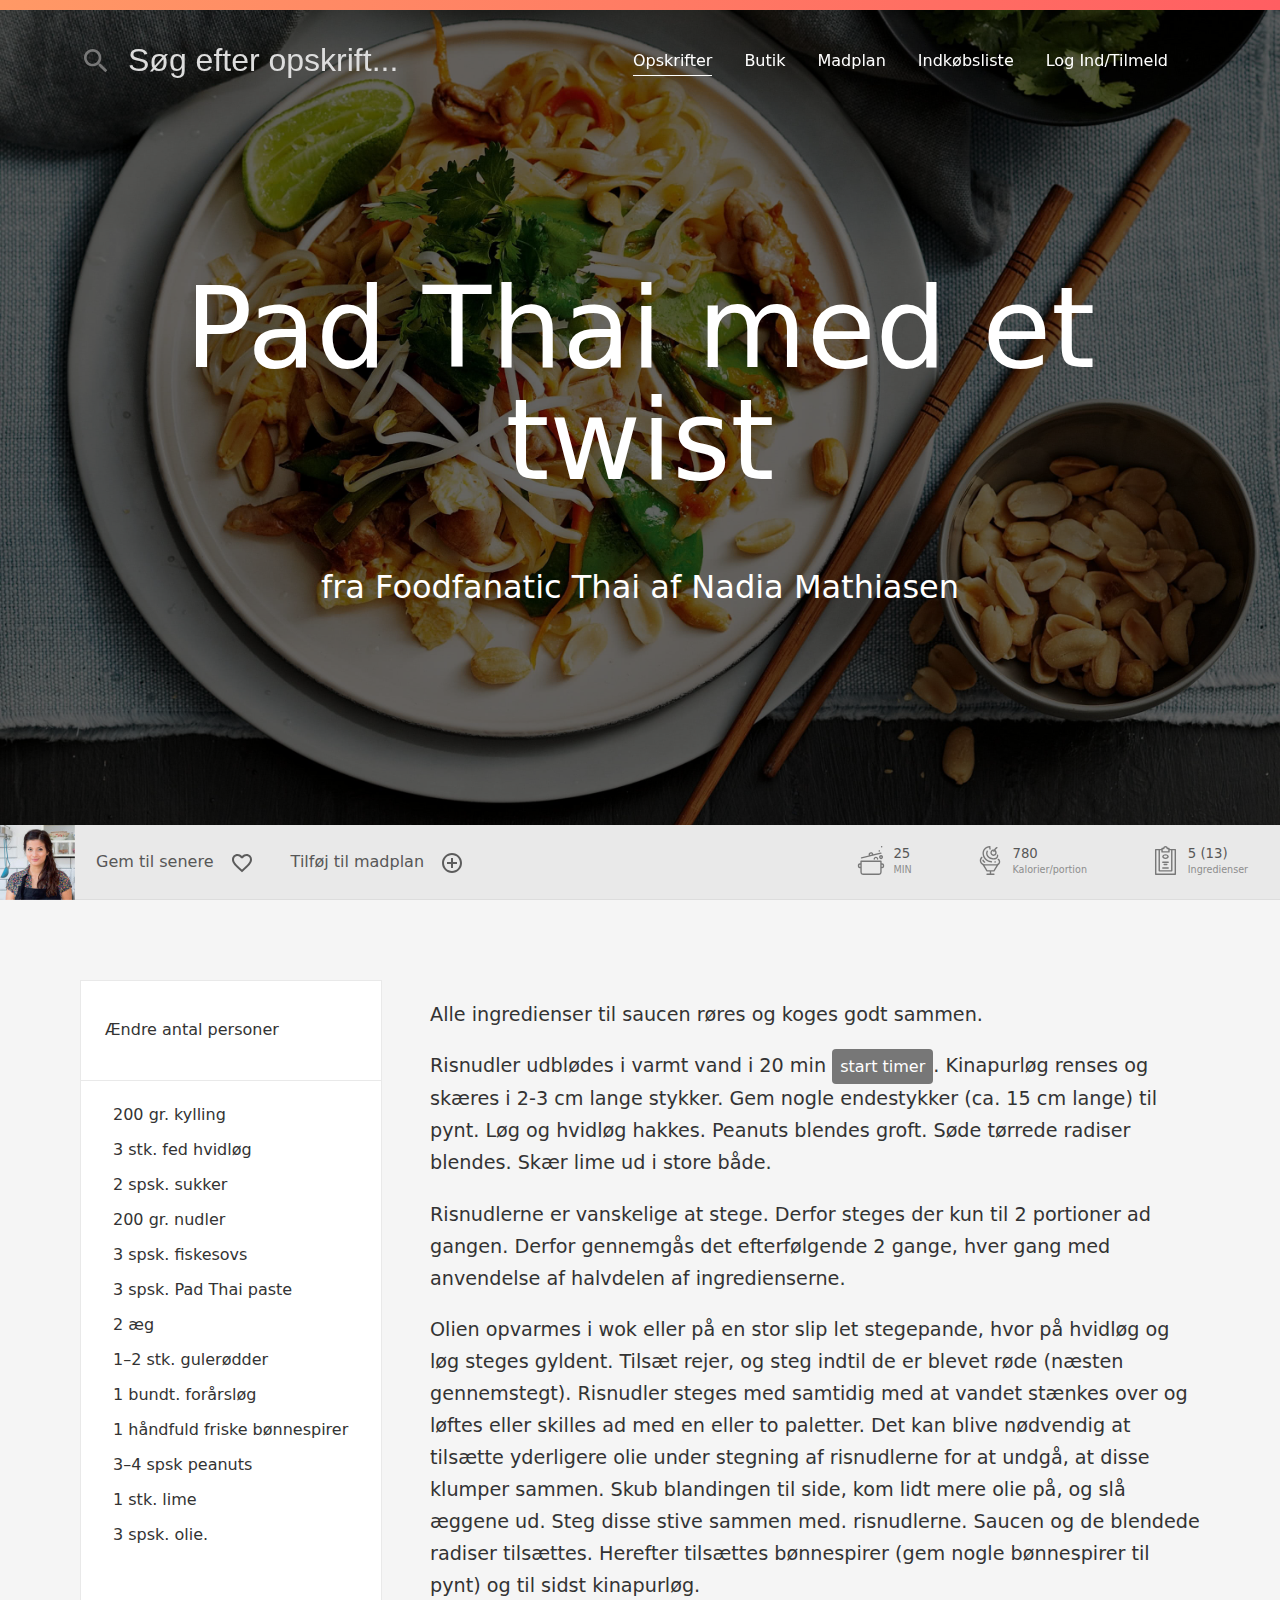
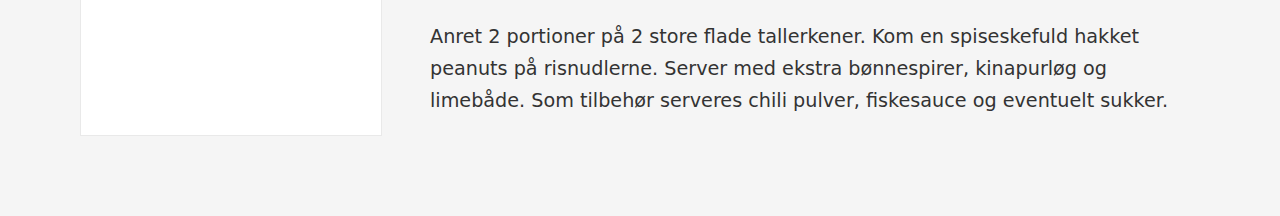
<file: recipe.html>
<!doctype html>

<html lang="en">
<head>
  <meta charset="utf-8">
  <title>Foodist</title>
  <meta name="description" content="">
  <link rel="stylesheet" type="text/css" href="css/style.css">

</head>


<!-- NOTICE ADDITION OF "RECIPE" FOR BODY. USED TO MAKE NAV-BAR TRANSPERANT -->

<body id="recipe">

  <nav id="d">
  
    <figure id="colorbar"></figure>
  
    <div class="inner">
  
  
            <form>
              <img src="img/icons/search.svg" alt="Searchicon">
              <input id="mainsearch" type="search" placeholder="Søg efter opskrift..." autofocus="true"></input>
            </form>
  
  
            <ul>
              <a href="index.html"><li class="active">Opskrifter</li></a>
              <a href="store.html"><li>Butik</li></a>
              <a href="planner.html"><li>Madplan</li></a>
              <a href="shoppinglist.html"><li>Indkøbsliste</li></a>
              <a href="login.html"><li>Log Ind/Tilmeld</li></a>
            </ul>
  
    </div>
  
  
  </nav>
  


<!-- HERO section fullscreen - Need picture-tag for mobile-screen -->

<figure id="hero">
  <img src="img/dummy/cards/chicken-pad-thai-94082-1.jpg" alt="Pad Thai">
  <figcaption>
    <h1>Pad Thai med et twist</h1>
    <h2>fra <a href="#">Foodfanatic Thai</a> af <a href="#">Nadia Mathiasen</a>
  </figcaption>
</figure>


<!-- Recipe menu / interaction -->

  <div id="info">

    <ul>
      <li><img id="cook" src="img/dummy/avatars/nadia.jpg"></li>
      <li><a href="#" class="sfl"><p>Gem til senere</p></a></li>
      <li><a href="#" class="atf"><p>Tilføj til madplan</p></a></li>
    </ul>



    <ul id="data">
      <li>
        <img src="img/icons/cooking.svg" alt="Forberedelsestid">
        <span>
          <h5>25</h5>
          <h6>MIN</h6>
        </span>
      </li>
      <li>
        <img src="img/icons/ice-cream.svg" alt="Kalorier">
        <span>
          <h5>780</h5>
          <h6>Kalorier/portion</h6>
        </span>
      </li>
      <li>
        <img src="img/icons/padnote.svg" alt="Manglende ingredienser">
          <span>
            <h5>5 (13)</h5>
            <h6>Ingredienser</h6>
          </span>
      </li>
    </ul>

  </div>





<!-- Main recipe -->

<div class="content">


  <div id="ingredients">
    <div class="quantity">
      <h4>Ændre antal personer</h4>

    </div>

    <!-- Ingredient-list -->
    <ul>
      <li>200 gr. kylling</li>
      <li>3 stk. fed hvidløg</li>
      <li>2 spsk. sukker</li>
      <li>200 gr. nudler</li>
      <li>3 spsk. fiskesovs</li>
      <li>3 spsk. Pad Thai paste</li>
      <li>2 æg</li>
      <li>1–2 stk. gulerødder</li>
      <li>1 bundt. forårsløg</li>
      <li>1 håndfuld friske bønnespirer</li>
      <li>3–4 spsk peanuts</li>
      <li>1 stk. lime</li>
      <li>3 spsk. olie.</li>

    </ul>

  </div>


  <div id="recipecontent">
    <p>Alle ingredienser til saucen røres og koges godt sammen.</p>

    <p>Risnudler udblødes i varmt vand i 20 min <span class="timer">start timer</span>. Kinapurløg renses og skæres i 2-3 cm lange stykker. Gem nogle endestykker (ca. 15 cm lange) til pynt. Løg og hvidløg hakkes. Peanuts blendes groft. Søde tørrede radiser blendes. Skær lime ud i store både.</p>

    <p>Risnudlerne er vanskelige at stege. Derfor steges der kun til 2 portioner ad gangen. Derfor gennemgås det efterfølgende 2 gange, hver gang med anvendelse af halvdelen af ingredienserne.</p>

    <p>Olien opvarmes i wok eller på en stor slip let stegepande, hvor på hvidløg og løg steges gyldent. Tilsæt rejer, og steg indtil de er blevet røde (næsten gennemstegt). Risnudler steges med samtidig med at vandet stænkes over og løftes eller skilles ad med en eller to paletter. Det kan blive nødvendig at tilsætte yderligere olie under stegning af risnudlerne for at undgå, at disse klumper sammen. Skub blandingen til side, kom lidt mere olie på, og slå æggene ud. Steg disse stive sammen med. risnudlerne. Saucen og de blendede radiser tilsættes. Herefter tilsættes bønnespirer (gem nogle bønnespirer til pynt) og til sidst kinapurløg.</p>

    <p>Anret 2 portioner på 2 store flade tallerkener. Kom en spiseskefuld hakket peanuts på risnudlerne. Server med ekstra bønnespirer, kinapurløg og limebåde. Som tilbehør serveres chili pulver, fiskesauce og eventuelt sukker.</p>

  </div>




</div>









 </body>
</html>
</file>
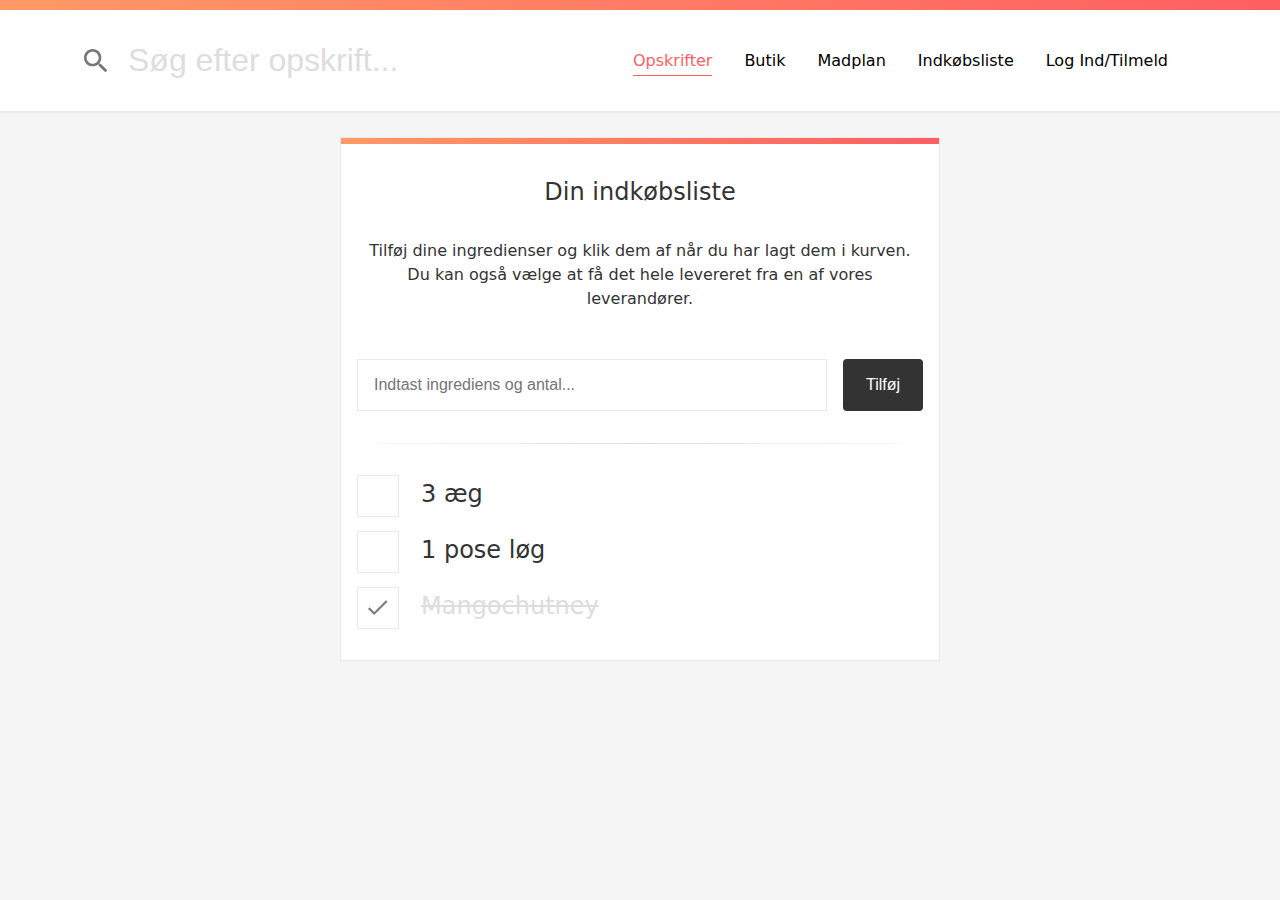
<file: shoppinglist.html>
<!doctype html>

<html lang="en">
<head>
  <meta charset="utf-8">
  <title>Foodist</title>
  <meta name="description" content="">
  <link rel="stylesheet" type="text/css" href="css/style.css">

</head>

<body>

  <nav id="d">
  
    <figure id="colorbar"></figure>
  
    <div class="inner">
  
  
            <form>
              <img src="img/icons/search.svg" alt="Searchicon">
              <input id="mainsearch" type="search" placeholder="Søg efter opskrift..." autofocus="true"></input>
            </form>
  
  
            <ul>
              <a href="index.html"><li class="active">Opskrifter</li></a>
              <a href="store.html"><li>Butik</li></a>
              <a href="#"><li>Madplan</li></a>
              <a href="shoppinglist.html"><li>Indkøbsliste</li></a>
              <a href="login.html"><li>Log Ind/Tilmeld</li></a>
            </ul>
  
    </div>
  
  
  </nav>
  


<div id="emptypage" class="vhc">

  <div id="small" class="slist">
    <figure></figure>
    <section>
    <h2>Din indkøbsliste</h2>
    <p>Tilføj dine ingredienser og klik dem af når du har lagt dem i kurven. Du kan også vælge at få det hele levereret fra en af vores leverandører.</p>

    <div id="add">
      <input type="text" placeholder="Indtast ingrediens og antal..." autofocus="true">
      <button class="btn dark">Tilføj</button>
    </div>

    <hr>

    <form>
      <input class="checkbox" type="checkbox" id="123">
      <label class="checkbox-label" for="123">3 æg</label>
    </form>

    <form>
      <input class="checkbox" type="checkbox" id="456">
      <label class="checkbox-label" for="456">1 pose løg</label>
    </form>

    <form>
      <input class="checkbox" type="checkbox" id="789" checked>
      <label class="checkbox-label checked" for="789">Mangochutney</label>
    </form>



    </section>




  </div>

</div>


</body>
</html>
</file>
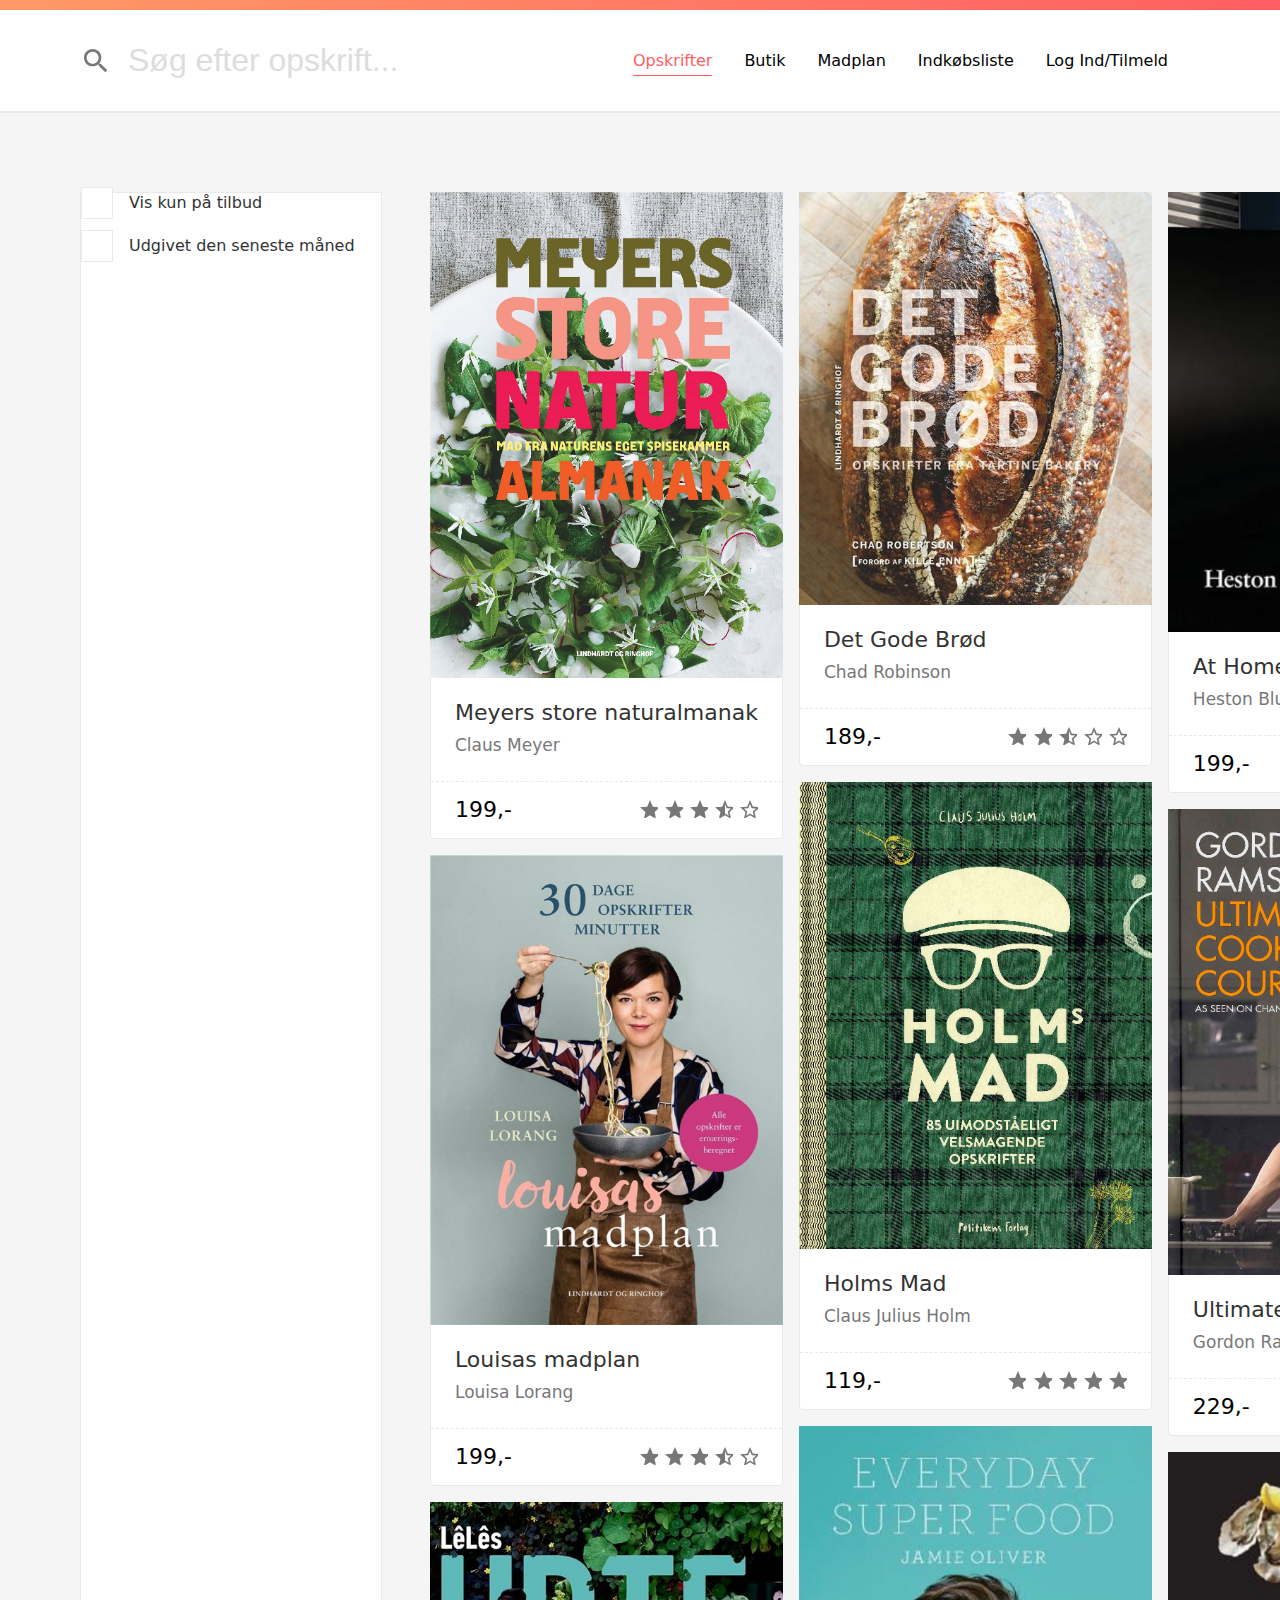
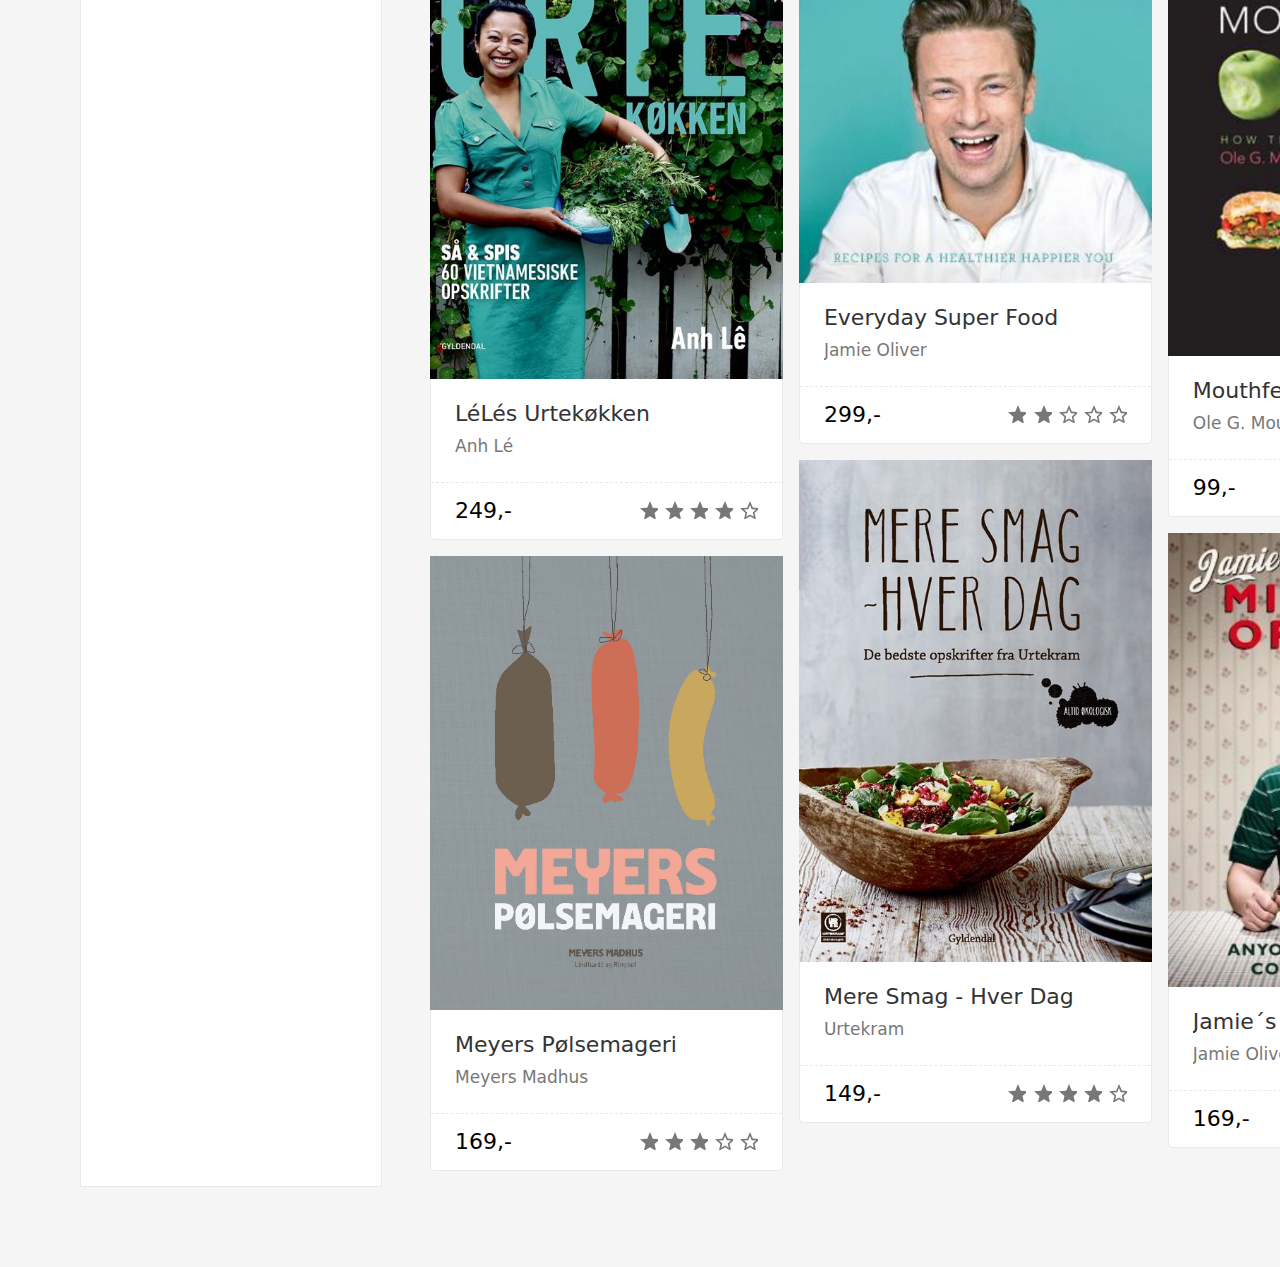
<file: store.html>
<!doctype html>

<html lang="en">
<head>
  <meta charset="utf-8">
  <title>Foodist</title>
  <meta name="description" content="">
  <link rel="stylesheet" type="text/css" href="css/style.css">

</head>

<body>

  <nav id="d">
  
    <figure id="colorbar"></figure>
  
    <div class="inner">
  
  
            <form>
              <img src="img/icons/search.svg" alt="Searchicon">
              <input id="mainsearch" type="search" placeholder="Søg efter opskrift..." autofocus="true"></input>
            </form>
  
  
            <ul>
              <a href="index.html"><li class="active">Opskrifter</li></a>
              <a href="store.html"><li>Butik</li></a>
              <a href="planner.html"><li>Madplan</li></a>
              <a href="shoppinglist.html"><li>Indkøbsliste</li></a>
              <a href="login.html"><li>Log Ind/Tilmeld</li></a>
            </ul>
  
    </div>
  
  
  </nav>
  





<div class="content">






  <main id="filter">

    <aside>


      <!-- Every unit is in a <form> element to give spacing -->

      <form>
        <input class="checkbox" type="checkbox" id="checkbox2">
        <label class="checkbox-label" for="checkbox2">Vis kun på tilbud</label>
      </form>

      <form>
        <input class="checkbox" type="checkbox" id="checkbox">
        <label class="checkbox-label" for="checkbox">Udgivet den seneste måned</label>
      </form>

      <form>


      </form>




    </aside>

    <main>




      <ul class="books">
      
        <li>
          <a href="#">
            <img src="img/dummy/books/1.jpeg">
            <figcaption>
              <h4>Meyers store naturalmanak</h4>
              <h5>Claus Meyer</h5>
            </figcaption>
            <section>
              <h6>199,-</h6>
              <ul class="rating">
                <li class="f"></li>
                <li class="f"></li>
                <li class="f"></li>
                <li class="h"></li>
                <li class="e"></li>
              </ul>
            </section>
          </a>
        </li>
      
      
      
        <li>
          <a href="#">
          <img src="img/dummy/books/2.jpeg">
          <figcaption>
            <h4>Louisas madplan</h4>
            <h5>Louisa Lorang</h5>
          </figcaption>
          <section>
            <h6>199,-</h6>
            <ul class="rating">
              <li class="f"></li>
              <li class="f"></li>
              <li class="f"></li>
              <li class="h"></li>
              <li class="e"></li>
            </ul>
          </section>
          </a>
        </li>
        <li>
          <a href="#">
          <img src="img/dummy/books/3.jpeg">
          <figcaption>
            <h4>LéLés Urtekøkken</h4>
            <h5>Anh Lé</h5>
          </figcaption>
          <section>
            <h6>249,-</h6>
            <ul class="rating">
              <li class="f"></li>
              <li class="f"></li>
              <li class="f"></li>
              <li class="f"></li>
              <li class="e"></li>
            </ul>
          </section>
          </a>
        </li>
        <li>
          <a href="#">
          <img src="img/dummy/books/4.jpeg">
          <figcaption>
            <h4>Meyers Pølsemageri</h4>
            <h5>Meyers Madhus</h5>
          </figcaption>
          <section>
            <h6>169,-</h6>
            <ul class="rating">
              <li class="f"></li>
              <li class="f"></li>
              <li class="f"></li>
              <li class="e"></li>
              <li class="e"></li>
            </ul>
          </section>
          </a>
        </li>
        <li>
          <a href="#">
          <img src="img/dummy/books/5.jpeg">
          <figcaption>
            <h4>Det Gode Brød</h4>
            <h5>Chad Robinson</h5>
          </figcaption>
          <section>
            <h6>189,-</h6>
            <ul class="rating">
              <li class="f"></li>
              <li class="f"></li>
              <li class="h"></li>
              <li class="e"></li>
              <li class="e"></li>
            </ul>
          </section>
          </a>
        </li>
        <li>
          <a href="#">
          <img src="img/dummy/books/6.jpeg">
          <figcaption>
            <h4>Holms Mad</h4>
            <h5>Claus Julius Holm</h5>
          </figcaption>
          <section>
            <h6>119,-</h6>
            <ul class="rating">
              <li class="f"></li>
              <li class="f"></li>
              <li class="f"></li>
              <li class="f"></li>
              <li class="f"></li>
            </ul>
          </section>
        </li>
        <li><a href="#">
          <img src="img/dummy/books/7.jpeg">
          <figcaption>
            <h4>Everyday Super Food</h4>
            <h5>Jamie Oliver</h5>
          </figcaption>
          <section>
            <h6>299,-</h6>
            <ul class="rating">
              <li class="f"></li>
              <li class="f"></li>
              <li class="e"></li>
              <li class="e"></li>
              <li class="e"></li>
            </ul>
          </section>
        </li>
        <li><a href="#">
          <img src="img/dummy/books/8.jpeg">
          <figcaption>
            <h4>Mere Smag - Hver Dag</h4>
            <h5>Urtekram</h5>
          </figcaption>
          <section>
            <h6>149,-</h6>
            <ul class="rating">
              <li class="f"></li>
              <li class="f"></li>
              <li class="f"></li>
              <li class="f"></li>
              <li class="e"></li>
            </ul>
          </section>
        </li>
        <li><a href="#">
          <img src="img/dummy/books/9.jpeg">
          <figcaption>
            <h4>At Home</h4>
            <h5>Heston Blumenthal</h5>
          </figcaption>
          <section>
            <h6>199,-</h6>
            <ul class="rating">
              <li class="f"></li>
              <li class="f"></li>
              <li class="f"></li>
              <li class="f"></li>
              <li class="f"></li>
            </ul>
          </section>
        </li>
        <li><a href="#">
          <img src="img/dummy/books/10.jpeg">
          <figcaption>
            <h4>Ultimate Cookery Course</h4>
            <h5>Gordon Ramsey</h5>
          </figcaption>
          <section>
            <h6>229,-</h6>
            <ul class="rating">
              <li class="f"></li>
              <li class="f"></li>
              <li class="f"></li>
              <li class="f"></li>
              <li class="h"></li>
            </ul>
          </section>
        </li>
        <li><a href="#">
          <img src="img/dummy/books/11.jpeg">
          <figcaption>
            <h4>Mouthfeel</h4>
            <h5>Ole G. Mouritsen & Klaus Styrbæk</h5>
          </figcaption>
          <section>
            <h6>99,-</h6>
            <ul class="rating">
              <li class="f"></li>
              <li class="f"></li>
              <li class="f"></li>
              <li class="f"></li>
              <li class="e"></li>
            </ul>
          </section>
        </li>
        <li><a href="#">
          <img src="img/dummy/books/12.jpeg">
          <figcaption>
            <h4>Jamie´s Ministry Of Food</h4>
            <h5>Jamie Oliver</h5>
          </figcaption>
          <section>
            <h6>169,-</h6>
            <ul class="rating">
              <li class="f"></li>
              <li class="f"></li>
              <li class="f"></li>
              <li class="h"></li>
              <li class="e"></li>
            </ul>
          </section>
        </li>
      
      
      
      </ul>
      



    </main>


  </main>






</div >




</body>


</html>
</file>
<file: css/style.css>
*{box-sizing:border-box}body{margin:0;background:#f5f5f5;font-family:system-ui, helvetica, arial, sans-serif;color:#333}h1,h2,h3,h4,h5,h6,p{font-weight:300;line-height:1.5rem}ul{margin:0;padding:0}ul li{list-style:none}button{cursor:pointer;outline:none}figure{margin:0}a:link,a:visited,a:hover,a:active{text-decoration:none;color:initial}img{vertical-align:middle}.content{margin:12rem 5rem 5rem}#emptypage{height:calc(100vh - 102px)}#small{background:white;border:1px solid #e9e9e9;width:600px}.vhc{display:flex;justify-content:center;align-items:center}.tc{text-align:center}nav{position:fixed;top:0;z-index:800;background:white;border-bottom:2px solid #e9e9e9;width:100%}nav #colorbar{height:10px;background:linear-gradient(to right, #f96, #ff5e62)}nav .inner{display:flex;justify-content:space-between;align-items:center;padding:1rem 5rem}nav form{display:flex;align-items:center}nav form img{width:2rem;height:2rem}nav form input{font-size:2rem;font-weight:300;background:none}nav form input::-webkit-input-placeholder{color:#ddd;font-weight:100}nav form input::-moz-placeholder{color:#ddd;font-weight:100}nav form input:-ms-input-placeholder{color:#ddd;font-weight:100}nav form input:-moz-placeholder{color:#ddd;font-weight:100}nav ul{display:flex}nav ul li{padding:1rem 0;font-size:1rem;margin-right:2rem;font-weight:100;border-radius:4px}nav ul li.active{display:inline-block;position:relative;color:#ff5e62}nav ul li.active::after{content:'';position:absolute;left:0;display:inline-block;height:1em;width:100%;border-bottom:1px solid;margin-top:.5rem}#filter{display:grid;grid-template-columns:350px 1fr}#filter main .grid{display:grid;grid-template-columns:repeat(auto-fill, minmax(350px, auto));grid-gap:1rem}.btn{color:white;border-radius:4px;padding:1rem;font-size:1rem;cursor:pointer;border:none}.btn.brand{background:linear-gradient(to right, #f96, #ff5e62)}.btn.dark{background:#333;color:white}.btn img{float:left;height:1rem}.btn span{font-weight:700}.btn:hover{opacity:.85}.btn.facebook{background:#365899}.btn.facebook img{padding-left:4px}.btn.google{background:#fff;border:1px solid #e9e9e9;color:#333}.btn.btnblock{width:100%;display:block}input{padding:1rem;border:1px solid #e9e9e9;outline:none;font-size:initial}nav input{border:none}input,select,textarea{display:block;box-sizing:border-box;width:100%;outline:none;font-size:initial;border:none;font-weight:100;color:#333;border-radius:0;-webkit-appearance:none;-moz-appearance:none;appearance:none}.label,.checkbox-label,.radio-label{display:block;margin-bottom:0.5rem}.input,.checkbox-label:before,.radio-label:before,.checkbox-label:after,.radio-label:after,.select,.textarea{padding:10px;border-width:1px;border-style:solid;border-color:#e9e9e9;background-color:white}.input::placeholder,.select::placeholder,.textarea::placeholder{color:gray}.checkbox,.radio{position:absolute;width:auto;opacity:0}.checkbox:focus+.checkbox-label:before,.radio:focus+.checkbox-label:before,.checkbox:focus+.radio-label:before,.radio:focus+.radio-label:before,.checkbox:focus+.checkbox-label:after,.radio:focus+.checkbox-label:after,.checkbox:focus+.radio-label:after,.radio:focus+.radio-label:after{border-color:#e9e9e9}.checkbox:checked+.checkbox-label:after,.radio:checked+.checkbox-label:after,.checkbox:checked+.radio-label:after,.radio:checked+.radio-label:after{opacity:1}.checkbox:checked+.checkbox-label:after,.radio:checked+.checkbox-label:after,.checkbox:checked+.radio-label:after,.radio:checked+.radio-label:after{background-size:20px}.checkbox-label,.radio-label{position:relative;display:inline-block;padding-left:3rem}.checkbox-label:before,.radio-label:before,.checkbox-label:after,.radio-label:after{position:absolute;top:15%;left:0;display:inline-block;margin-top:-9px;padding:0;width:30px;height:30px;content:""}.checkbox-label:after,.radio-label:after{border-color:transparent;background-color:transparent;background-image:url("../img/icons/checkmark.svg");background-position:center;background-size:10px;background-repeat:no-repeat;opacity:0}.checkbox-label.checked,.checked.radio-label{color:#ddd;text-decoration:line-through}.radio-label:before,.radio-label:after{border-radius:50%}.radio-label:after{background-image:url("data:image/svg+xml,%3Csvg%20xmlns%3D%22http%3A%2F%2Fwww.w3.org%2F2000%2Fsvg%22%20version%3D%221.1%22%20x%3D%220%22%20y%3D%220%22%20width%3D%2213%22%20height%3D%2213%22%20viewBox%3D%220%200%2013%2013%22%20enable-background%3D%22new%200%200%2013%2013%22%20xml%3Aspace%3D%22preserve%22%3E%3Ccircle%20fill%3D%22%23424242%22%20cx%3D%226.5%22%20cy%3D%226.5%22%20r%3D%226.5%22%2F%3E%3C%2Fsvg%3E");background-size:8px}.select{position:relative;z-index:1;padding-right:40px}.select::-ms-expand{display:none}.select-wrap{position:relative}.select-wrap:after{position:absolute;top:0;right:0;bottom:0;z-index:2;padding:0 15px;width:10px;height:100%;background-image:url("data:image/svg+xml,%3Csvg%20xmlns%3D%22http%3A%2F%2Fwww.w3.org%2F2000%2Fsvg%22%20version%3D%221.1%22%20x%3D%220%22%20y%3D%220%22%20width%3D%2213%22%20height%3D%2211.3%22%20viewBox%3D%220%200%2013%2011.3%22%20enable-background%3D%22new%200%200%2013%2011.3%22%20xml%3Aspace%3D%22preserve%22%3E%3Cpolygon%20fill%3D%22%23424242%22%20points%3D%226.5%2011.3%203.3%205.6%200%200%206.5%200%2013%200%209.8%205.6%20%22%2F%3E%3C%2Fsvg%3E");background-position:center;background-size:10px;background-repeat:no-repeat;content:"";pointer-events:none}.textarea{min-height:100px;resize:vertical}.range-slider__range{-webkit-appearance:none;display:inline;width:calc(100% - (73px));height:10px;border-radius:5px;background:#d7dcdf;outline:none;padding:0;margin:0}.range-slider__range::-webkit-slider-thumb{-webkit-appearance:none;appearance:none;width:20px;height:20px;border-radius:50%;background:#ff5e62;cursor:pointer;-webkit-transition:background .15s ease-in-out;transition:background .15s ease-in-out}.range-slider__range::-webkit-slider-thumb:hover{background:#f96}.range-slider__range:active::-webkit-slider-thumb{background:#f96}.range-slider__range::-moz-range-thumb{width:20px;height:20px;border:0;border-radius:50%;background:#ff5e62;cursor:pointer;-webkit-transition:background .15s ease-in-out;transition:background .15s ease-in-out}.range-slider__range::-moz-range-thumb:hover{background:#f96}.range-slider__range:active::-moz-range-thumb{background:#f96}.range-slider__value{display:inline-block;position:relative;width:60px;line-height:20px;text-align:center;border-radius:3px;border:1px solid #e9e9e9;padding:5px 10px;margin-left:8px}::-moz-range-track{background:#d7dcdf;border:0}input::-moz-focus-inner,input::-moz-focus-outer{border:0}ul.cards li,ul.books li{background:white;border:1px solid #e9e9e9;border-radius:4px;transition:.2s all;position:relative}ul.cards li img,ul.books li img{width:calc(100% + 2px);object-fit:cover;margin:-1px}ul.cards li figcaption,ul.books li figcaption{padding:1rem 1.5rem}ul.cards li h3,ul.cards li h4,ul.cards li h5,ul.books li h3,ul.books li h4,ul.books li h5{margin:.5rem 0;font-weight:300;text-overflow:ellipsis;white-space:nowrap;overflow:hidden}ul.cards li:hover{box-shadow:0 0 10px rgba(0,0,0,0.2)}ul.cards li:hover>ul li{opacity:1}ul.cards li:hover .avatar{display:block}ul.cards li .avatar{display:none;position:absolute;top:1rem;left:1rem}ul.cards li .avatar .aimg{width:4rem;height:4rem;border-radius:50px;border:5px solid white}ul.cards li img{height:280px;border-radius:4px 4px 0 0;-webkit-user-drag:none;user-select:none}ul.cards li h3{font-size:1.7rem;line-height:2rem}ul.cards li ul{border-top:1px dashed #e9e9e9;display:flex;justify-content:space-around;align-items:center;cursor:default}ul.cards li ul li{background:none;border:none;opacity:.5;padding:1rem;display:flex;align-items:center}ul.cards li ul li:hover{box-shadow:none}ul.cards li ul li span h5,ul.cards li ul li span h6{margin:0;line-height:1rem}ul.cards li ul li span h5{font-weight:500}ul.cards li ul li span h6{color:#777;font-size:.6rem}ul.cards li ul li img{width:1.8rem;height:1.8rem;opacity:.6;margin-right:.5rem}ul.books{-webkit-columns:3;-webkit-column-break-inside:avoid}ul.books li{margin-bottom:1rem;width:100%;display:inline-block}ul.books li h4{color:#333;font-size:22px}ul.books li h5{color:#777;font-size:17px}ul.books li section{border-top:1px dashed #e9e9e9;display:flex;justify-content:space-between;align-items:center}ul.books li section h6{font-size:22px;font-weight:500;margin:1rem 1.5rem}ul.rating{padding:1rem 1.5rem}ul.rating li{border:none;display:inline-block;height:20px;width:20px;margin:0;background-size:cover}ul.rating li.f{background:url(../img/icons/star-full.svg) no-repeat}ul.rating li.h{background:url(../img/icons/star-half.svg) no-repeat}ul.rating li.e{background:url(../img/icons/star-empty.svg) no-repeat}aside{margin-right:3rem;background:white;border:1px solid #e9e9e9}aside form{margin-bottom:1rem}aside label{color:#333;font-weight:100}aside>ul>li{padding-top:.5rem;margin-bottom:2rem;padding-right:2rem;padding-left:2rem}aside>ul>li:first-child{margin-top:0;border-top:0}aside>ul>li:nth-child(even){background:#fafafa;border-top:1px solid #e9e9e9;border-bottom:1px solid #e9e9e9;padding-bottom:2rem}aside>ul>li a.addfilters{font-size:.8rem;font-weight:100;font-style:italic;border-bottom:1px solid #333;cursor:pointer}aside>ul>li h4{font-weight:500}aside>ul>li ul li{margin:2rem 0}aside>ul>li ul li:first-child{margin-top:0}#owncatalogue{padding:2rem 2rem 1.5rem;border-bottom:1px solid #e9e9e9}#owncatalogue form{margin-bottom:0}.rangelabel{display:flex;align-items:center;margin-bottom:.5rem}.rangelabel img{width:1.2rem;margin-right:.5rem;opacity:.8}#small{text-align:center}#small section{padding:1rem}#small button:first-child{margin-bottom:1rem}#small p{padding:1rem 0 2rem}#small span p{color:#777;padding:2rem 1rem 1rem;margin:0;font-style:italic;font-size:12px}#small figure{background:linear-gradient(to right, #f96, #ff5e62);height:6px}body#recipe #d{background:none;border-bottom:none}body#recipe #d ul li{color:white}body#recipe .content{margin-top:5rem;display:grid;grid-template-columns:350px 1fr}body#recipe .content #ingredients{background:white;border:1px solid #e9e9e9;margin-right:3rem}body#recipe .content #ingredients .quantity{border-bottom:1px solid #e9e9e9;padding:1rem 1.5rem}body#recipe .content #ingredients ul{padding:1rem 1.5rem}body#recipe .content #ingredients ul li{font-weight:100;padding:.5rem}body#recipe .content #recipecontent p{font-size:1.2rem;line-height:2rem}#hero{position:relative;width:100%;height:calc(100vh - 75px);object-fit:cover;object-position:center;background:black;text-align:center}#hero figcaption{position:absolute;width:90%;top:50%;left:50%;transform:translate(-50%, -50%)}#hero figcaption h1{color:white;font-size:7rem;line-height:7rem;font-weight:100}#hero figcaption h2{color:white;font-weight:100;font-size:2rem;line-height:2rem}#hero figcaption h2 a{font-weight:300;color:white;cursor:pointer}#hero figcaption h2 a:hover{border-bottom:1px solid white}#hero img{width:100%;opacity:.4;object-fit:cover;height:100%}#info{height:75px;background:#e9e9e9;border-bottom:1px solid #ddd;display:flex;justify-content:space-between;align-items:center}#info #cook{width:75px;height:75px;object-fit:cover;opacity:1}#info ul li{display:inline-block}#info ul li p{margin:0 1rem;color:#575757;display:block;padding:1rem 0}#info ul li a.sfl p:after,#info ul li a.atf p:after{content:url("../img/icons/heart-empty.svg");padding-left:1rem;vertical-align:-webkit-baseline-middle;opacity:.6}#info ul li a.atf p:after{content:url("../img/icons/add.svg")}#info ul li a.sfl:hover p{color:#333}#info ul li a.sfl:hover p:after{content:url("../img/icons/heart.svg");opacity:.95}#info ul li a.atf:hover p{color:#333}#info ul li a.atf:hover p:after{content:url("../img/icons/add-hover.svg");opacity:.95}#info ul li img{opacity:.6}#info ul#data{display:flex;opacity:.8}#info ul#data li{display:flex;margin:0 2rem}#info ul#data li span h5,#info ul#data li span h6{margin:0;line-height:1rem}#info ul#data li span h5{font-weight:500}#info ul#data li span h6{color:#777;font-size:.6rem}#info ul#data li img{width:1.8rem;height:1.8rem;opacity:.6;margin-right:.5rem}.timer{background:#777;color:white;border-radius:4px;padding:.5rem;font-size:1rem;cursor:pointer}.slist form .checkbox-label:before,.slist form .radio-label:before,.slist form .checkbox-label:after,.slist form .radio-label:after{height:40px;width:40px}.slist form .checkbox:checked+.checkbox-label:after,.slist form .radio:checked+.checkbox-label:after,.slist form .checkbox:checked+.radio-label:after,.slist form .radio:checked+.radio-label:after{opacity:.5}.slist form label{padding:.25rem 0 1rem 4rem;width:100%;font-size:1.5rem;text-align:left;font-weight:300}.slist #add{display:grid;grid-template-columns:1fr 80px;grid-gap:1rem}.slist #add input{border:1px solid #e9e9e9}.slist hr{margin:2rem 0;border:0;height:1px;background-image:-webkit-linear-gradient(left, #fafafa, #ddd, #fafafa)}
</file>
